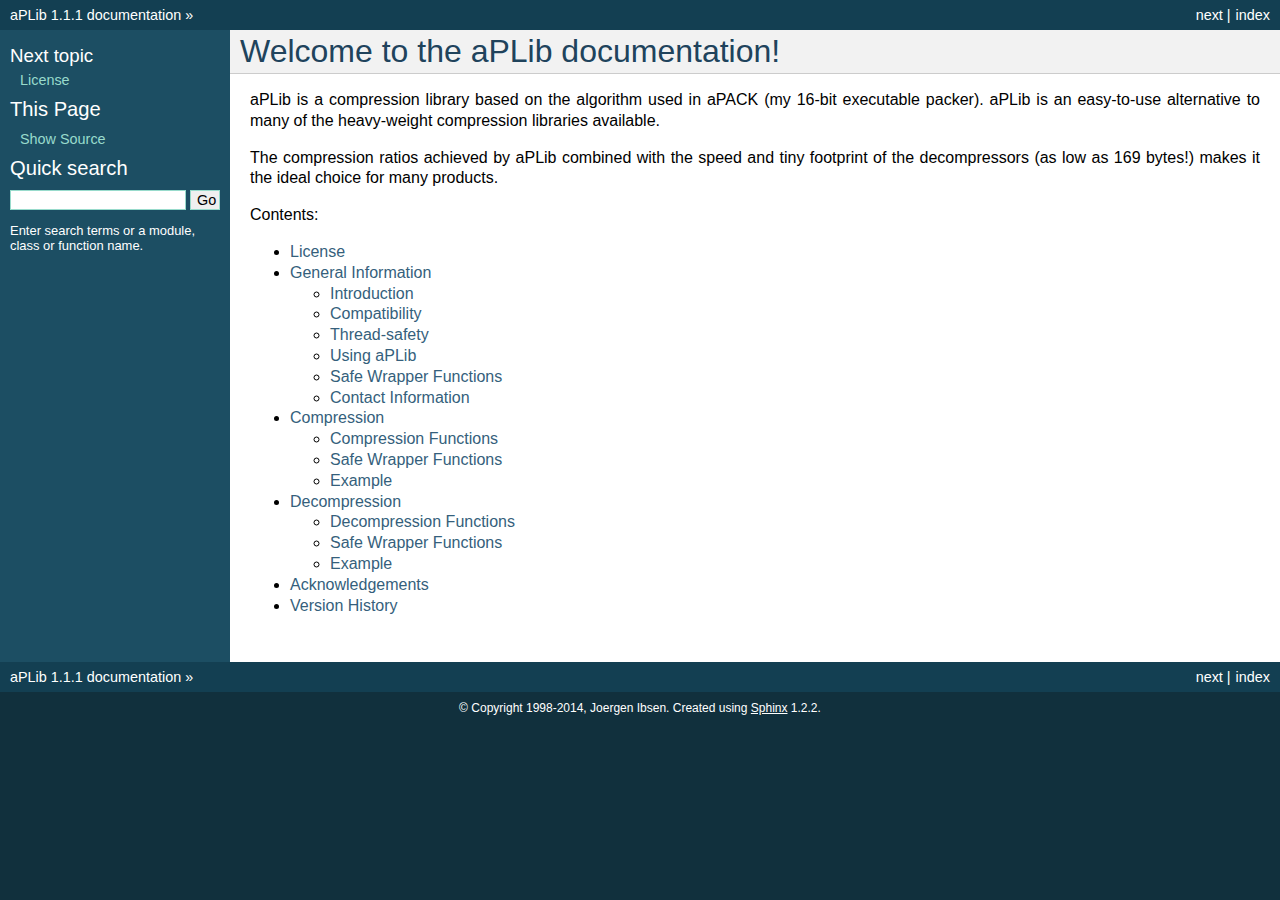
<file: aPLib/doc/html/index.html>
<!DOCTYPE html PUBLIC "-//W3C//DTD XHTML 1.0 Transitional//EN"
  "http://www.w3.org/TR/xhtml1/DTD/xhtml1-transitional.dtd">


<html xmlns="http://www.w3.org/1999/xhtml">
  <head>
    <meta http-equiv="Content-Type" content="text/html; charset=utf-8" />
    
    <title>Welcome to the aPLib documentation! &mdash; aPLib 1.1.1 documentation</title>
    
    <link rel="stylesheet" href="_static/grey.css" type="text/css" />
    <link rel="stylesheet" href="_static/pygments.css" type="text/css" />
    
    <script type="text/javascript">
      var DOCUMENTATION_OPTIONS = {
        URL_ROOT:    './',
        VERSION:     '1.1.1',
        COLLAPSE_INDEX: false,
        FILE_SUFFIX: '.html',
        HAS_SOURCE:  true
      };
    </script>
    <script type="text/javascript" src="_static/jquery.js"></script>
    <script type="text/javascript" src="_static/underscore.js"></script>
    <script type="text/javascript" src="_static/doctools.js"></script>
    <link rel="top" title="aPLib 1.1.1 documentation" href="#" />
    <link rel="next" title="License" href="license.html" /> 
  </head>
  <body>
    <div class="related">
      <h3>Navigation</h3>
      <ul>
        <li class="right" style="margin-right: 10px">
          <a href="genindex.html" title="General Index"
             accesskey="I">index</a></li>
        <li class="right" >
          <a href="license.html" title="License"
             accesskey="N">next</a> |</li>
        <li><a href="#">aPLib 1.1.1 documentation</a> &raquo;</li> 
      </ul>
    </div>  

    <div class="document">
      <div class="documentwrapper">
        <div class="bodywrapper">
          <div class="body">
            
  <div class="section" id="welcome-to-the-aplib-documentation">
<h1>Welcome to the aPLib documentation!<a class="headerlink" href="#welcome-to-the-aplib-documentation" title="Permalink to this headline">¶</a></h1>
<p>aPLib is a compression library based on the algorithm used in aPACK (my 16-bit
executable packer). aPLib is an easy-to-use alternative to many of the
heavy-weight compression libraries available.</p>
<p>The compression ratios achieved by aPLib combined with the speed and tiny
footprint of the decompressors (as low as 169 bytes!) makes it the ideal
choice for many products.</p>
<p>Contents:</p>
<div class="toctree-wrapper compound">
<ul>
<li class="toctree-l1"><a class="reference internal" href="license.html">License</a></li>
<li class="toctree-l1"><a class="reference internal" href="general.html">General Information</a><ul>
<li class="toctree-l2"><a class="reference internal" href="general.html#introduction">Introduction</a></li>
<li class="toctree-l2"><a class="reference internal" href="general.html#compatibility">Compatibility</a></li>
<li class="toctree-l2"><a class="reference internal" href="general.html#thread-safety">Thread-safety</a></li>
<li class="toctree-l2"><a class="reference internal" href="general.html#using-aplib">Using aPLib</a></li>
<li class="toctree-l2"><a class="reference internal" href="general.html#safe-wrapper-functions">Safe Wrapper Functions</a></li>
<li class="toctree-l2"><a class="reference internal" href="general.html#contact-information">Contact Information</a></li>
</ul>
</li>
<li class="toctree-l1"><a class="reference internal" href="compression.html">Compression</a><ul>
<li class="toctree-l2"><a class="reference internal" href="compression.html#compression-functions">Compression Functions</a></li>
<li class="toctree-l2"><a class="reference internal" href="compression.html#safe-wrapper-functions">Safe Wrapper Functions</a></li>
<li class="toctree-l2"><a class="reference internal" href="compression.html#example">Example</a></li>
</ul>
</li>
<li class="toctree-l1"><a class="reference internal" href="decompression.html">Decompression</a><ul>
<li class="toctree-l2"><a class="reference internal" href="decompression.html#decompression-functions">Decompression Functions</a></li>
<li class="toctree-l2"><a class="reference internal" href="decompression.html#safe-wrapper-functions">Safe Wrapper Functions</a></li>
<li class="toctree-l2"><a class="reference internal" href="decompression.html#example">Example</a></li>
</ul>
</li>
<li class="toctree-l1"><a class="reference internal" href="acknowledgements.html">Acknowledgements</a></li>
<li class="toctree-l1"><a class="reference internal" href="changes.html">Version History</a></li>
</ul>
</div>
</div>


          </div>
        </div>
      </div>
      <div class="sphinxsidebar">
        <div class="sphinxsidebarwrapper">
  <h4>Next topic</h4>
  <p class="topless"><a href="license.html"
                        title="next chapter">License</a></p>
  <h3>This Page</h3>
  <ul class="this-page-menu">
    <li><a href="_sources/index.txt"
           rel="nofollow">Show Source</a></li>
  </ul>
<div id="searchbox" style="display: none">
  <h3>Quick search</h3>
    <form class="search" action="search.html" method="get">
      <input type="text" name="q" />
      <input type="submit" value="Go" />
      <input type="hidden" name="check_keywords" value="yes" />
      <input type="hidden" name="area" value="default" />
    </form>
    <p class="searchtip" style="font-size: 90%">
    Enter search terms or a module, class or function name.
    </p>
</div>
<script type="text/javascript">$('#searchbox').show(0);</script>
        </div>
      </div>
      <div class="clearer"></div>
    </div>
    <div class="related">
      <h3>Navigation</h3>
      <ul>
        <li class="right" style="margin-right: 10px">
          <a href="genindex.html" title="General Index"
             >index</a></li>
        <li class="right" >
          <a href="license.html" title="License"
             >next</a> |</li>
        <li><a href="#">aPLib 1.1.1 documentation</a> &raquo;</li> 
      </ul>
    </div>
    <div class="footer">
        &copy; Copyright 1998-2014, Joergen Ibsen.
      Created using <a href="http://sphinx-doc.org/">Sphinx</a> 1.2.2.
    </div>
  </body>
</html>
</file>
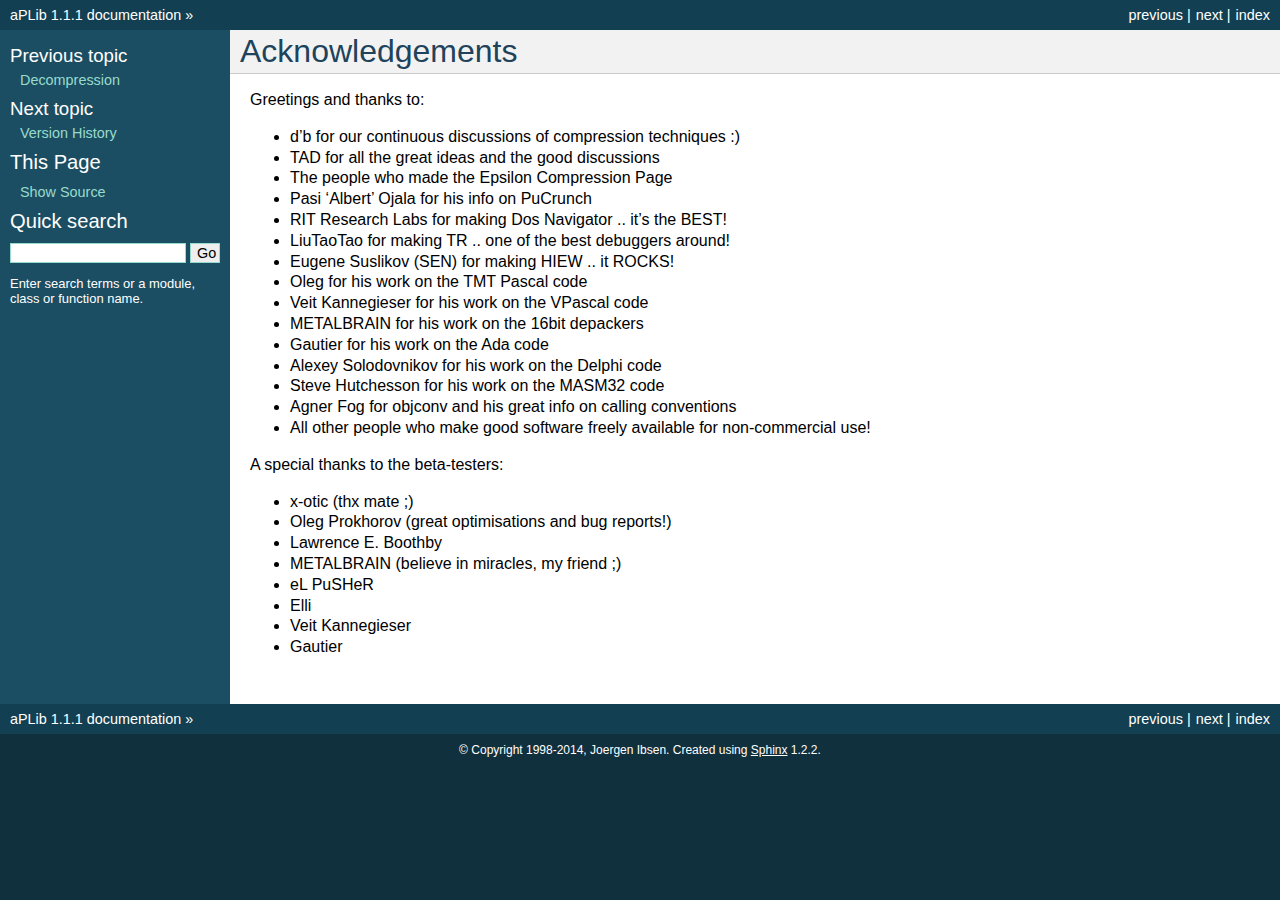
<file: aPLib/doc/html/acknowledgements.html>
<!DOCTYPE html PUBLIC "-//W3C//DTD XHTML 1.0 Transitional//EN"
  "http://www.w3.org/TR/xhtml1/DTD/xhtml1-transitional.dtd">


<html xmlns="http://www.w3.org/1999/xhtml">
  <head>
    <meta http-equiv="Content-Type" content="text/html; charset=utf-8" />
    
    <title>Acknowledgements &mdash; aPLib 1.1.1 documentation</title>
    
    <link rel="stylesheet" href="_static/grey.css" type="text/css" />
    <link rel="stylesheet" href="_static/pygments.css" type="text/css" />
    
    <script type="text/javascript">
      var DOCUMENTATION_OPTIONS = {
        URL_ROOT:    './',
        VERSION:     '1.1.1',
        COLLAPSE_INDEX: false,
        FILE_SUFFIX: '.html',
        HAS_SOURCE:  true
      };
    </script>
    <script type="text/javascript" src="_static/jquery.js"></script>
    <script type="text/javascript" src="_static/underscore.js"></script>
    <script type="text/javascript" src="_static/doctools.js"></script>
    <link rel="top" title="aPLib 1.1.1 documentation" href="index.html" />
    <link rel="next" title="Version History" href="changes.html" />
    <link rel="prev" title="Decompression" href="decompression.html" /> 
  </head>
  <body>
    <div class="related">
      <h3>Navigation</h3>
      <ul>
        <li class="right" style="margin-right: 10px">
          <a href="genindex.html" title="General Index"
             accesskey="I">index</a></li>
        <li class="right" >
          <a href="changes.html" title="Version History"
             accesskey="N">next</a> |</li>
        <li class="right" >
          <a href="decompression.html" title="Decompression"
             accesskey="P">previous</a> |</li>
        <li><a href="index.html">aPLib 1.1.1 documentation</a> &raquo;</li> 
      </ul>
    </div>  

    <div class="document">
      <div class="documentwrapper">
        <div class="bodywrapper">
          <div class="body">
            
  <div class="section" id="acknowledgements">
<h1>Acknowledgements<a class="headerlink" href="#acknowledgements" title="Permalink to this headline">¶</a></h1>
<p>Greetings and thanks to:</p>
<ul class="simple">
<li>d&#8217;b for our continuous discussions of compression techniques :)</li>
<li>TAD for all the great ideas and the good discussions</li>
<li>The people who made the Epsilon Compression Page</li>
<li>Pasi &#8216;Albert&#8217; Ojala for his info on PuCrunch</li>
<li>RIT Research Labs for making Dos Navigator .. it&#8217;s the BEST!</li>
<li>LiuTaoTao for making TR .. one of the best debuggers around!</li>
<li>Eugene Suslikov (SEN) for making HIEW .. it ROCKS!</li>
<li>Oleg for his work on the TMT Pascal code</li>
<li>Veit Kannegieser for his work on the VPascal code</li>
<li>METALBRAIN for his work on the 16bit depackers</li>
<li>Gautier for his work on the Ada code</li>
<li>Alexey Solodovnikov for his work on the Delphi code</li>
<li>Steve Hutchesson for his work on the MASM32 code</li>
<li>Agner Fog for objconv and his great info on calling conventions</li>
<li>All other people who make good software freely available for non-commercial
use!</li>
</ul>
<p>A special thanks to the beta-testers:</p>
<ul class="simple">
<li>x-otic (thx mate ;)</li>
<li>Oleg Prokhorov (great optimisations and bug reports!)</li>
<li>Lawrence E. Boothby</li>
<li>METALBRAIN (believe in miracles, my friend ;)</li>
<li>eL PuSHeR</li>
<li>Elli</li>
<li>Veit Kannegieser</li>
<li>Gautier</li>
</ul>
</div>


          </div>
        </div>
      </div>
      <div class="sphinxsidebar">
        <div class="sphinxsidebarwrapper">
  <h4>Previous topic</h4>
  <p class="topless"><a href="decompression.html"
                        title="previous chapter">Decompression</a></p>
  <h4>Next topic</h4>
  <p class="topless"><a href="changes.html"
                        title="next chapter">Version History</a></p>
  <h3>This Page</h3>
  <ul class="this-page-menu">
    <li><a href="_sources/acknowledgements.txt"
           rel="nofollow">Show Source</a></li>
  </ul>
<div id="searchbox" style="display: none">
  <h3>Quick search</h3>
    <form class="search" action="search.html" method="get">
      <input type="text" name="q" />
      <input type="submit" value="Go" />
      <input type="hidden" name="check_keywords" value="yes" />
      <input type="hidden" name="area" value="default" />
    </form>
    <p class="searchtip" style="font-size: 90%">
    Enter search terms or a module, class or function name.
    </p>
</div>
<script type="text/javascript">$('#searchbox').show(0);</script>
        </div>
      </div>
      <div class="clearer"></div>
    </div>
    <div class="related">
      <h3>Navigation</h3>
      <ul>
        <li class="right" style="margin-right: 10px">
          <a href="genindex.html" title="General Index"
             >index</a></li>
        <li class="right" >
          <a href="changes.html" title="Version History"
             >next</a> |</li>
        <li class="right" >
          <a href="decompression.html" title="Decompression"
             >previous</a> |</li>
        <li><a href="index.html">aPLib 1.1.1 documentation</a> &raquo;</li> 
      </ul>
    </div>
    <div class="footer">
        &copy; Copyright 1998-2014, Joergen Ibsen.
      Created using <a href="http://sphinx-doc.org/">Sphinx</a> 1.2.2.
    </div>
  </body>
</html>
</file>
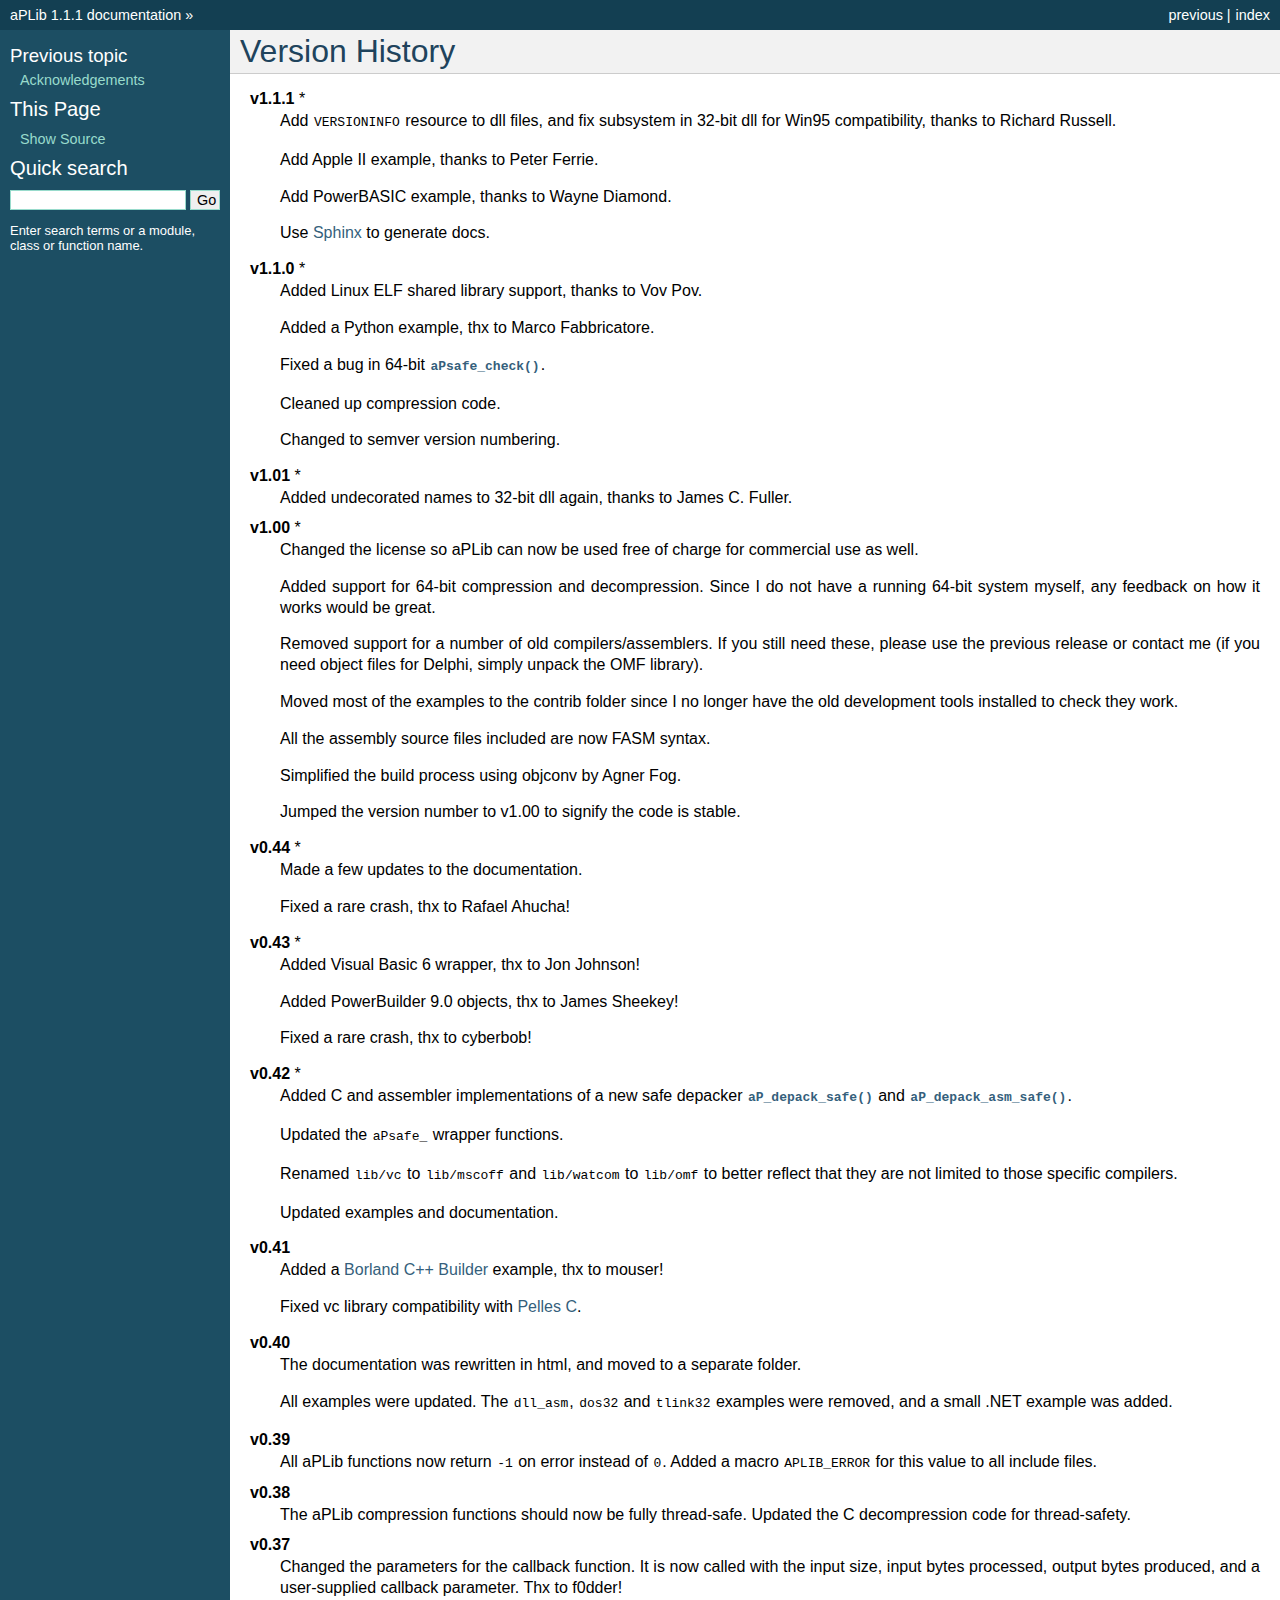
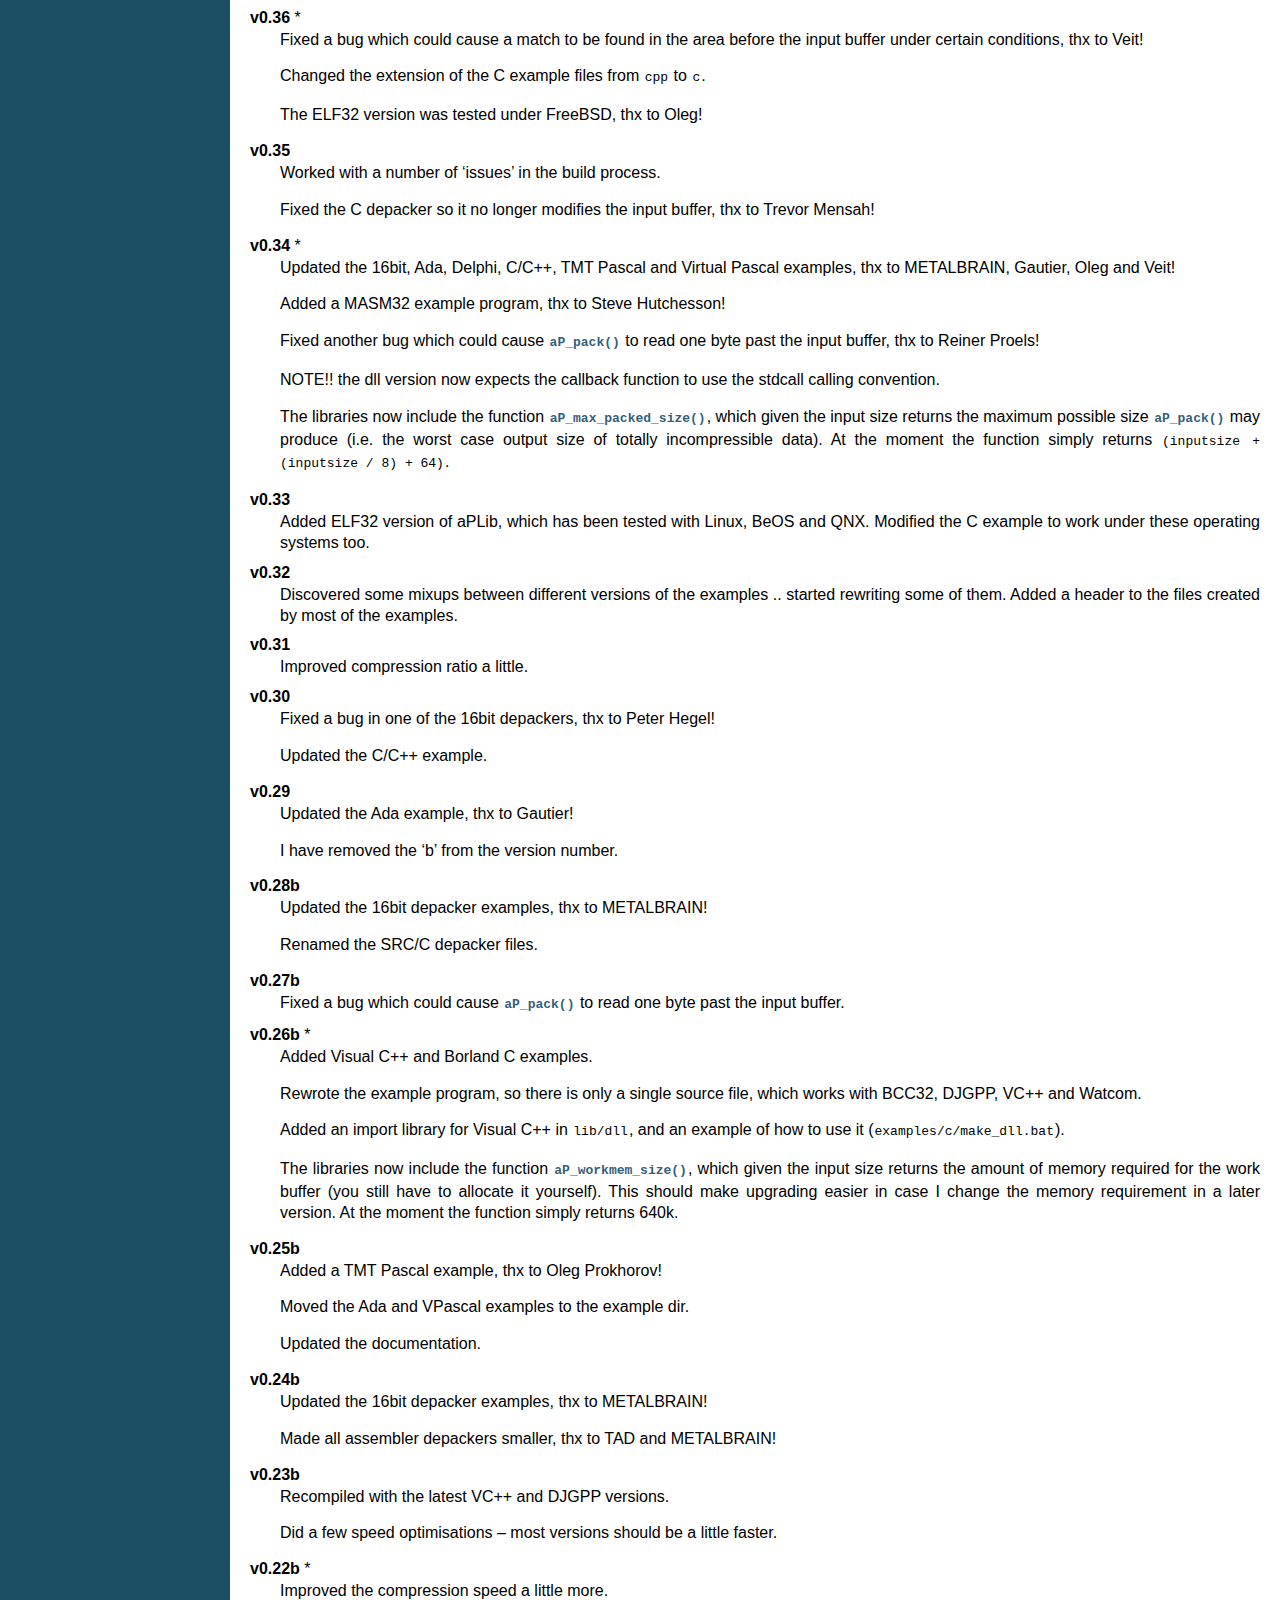
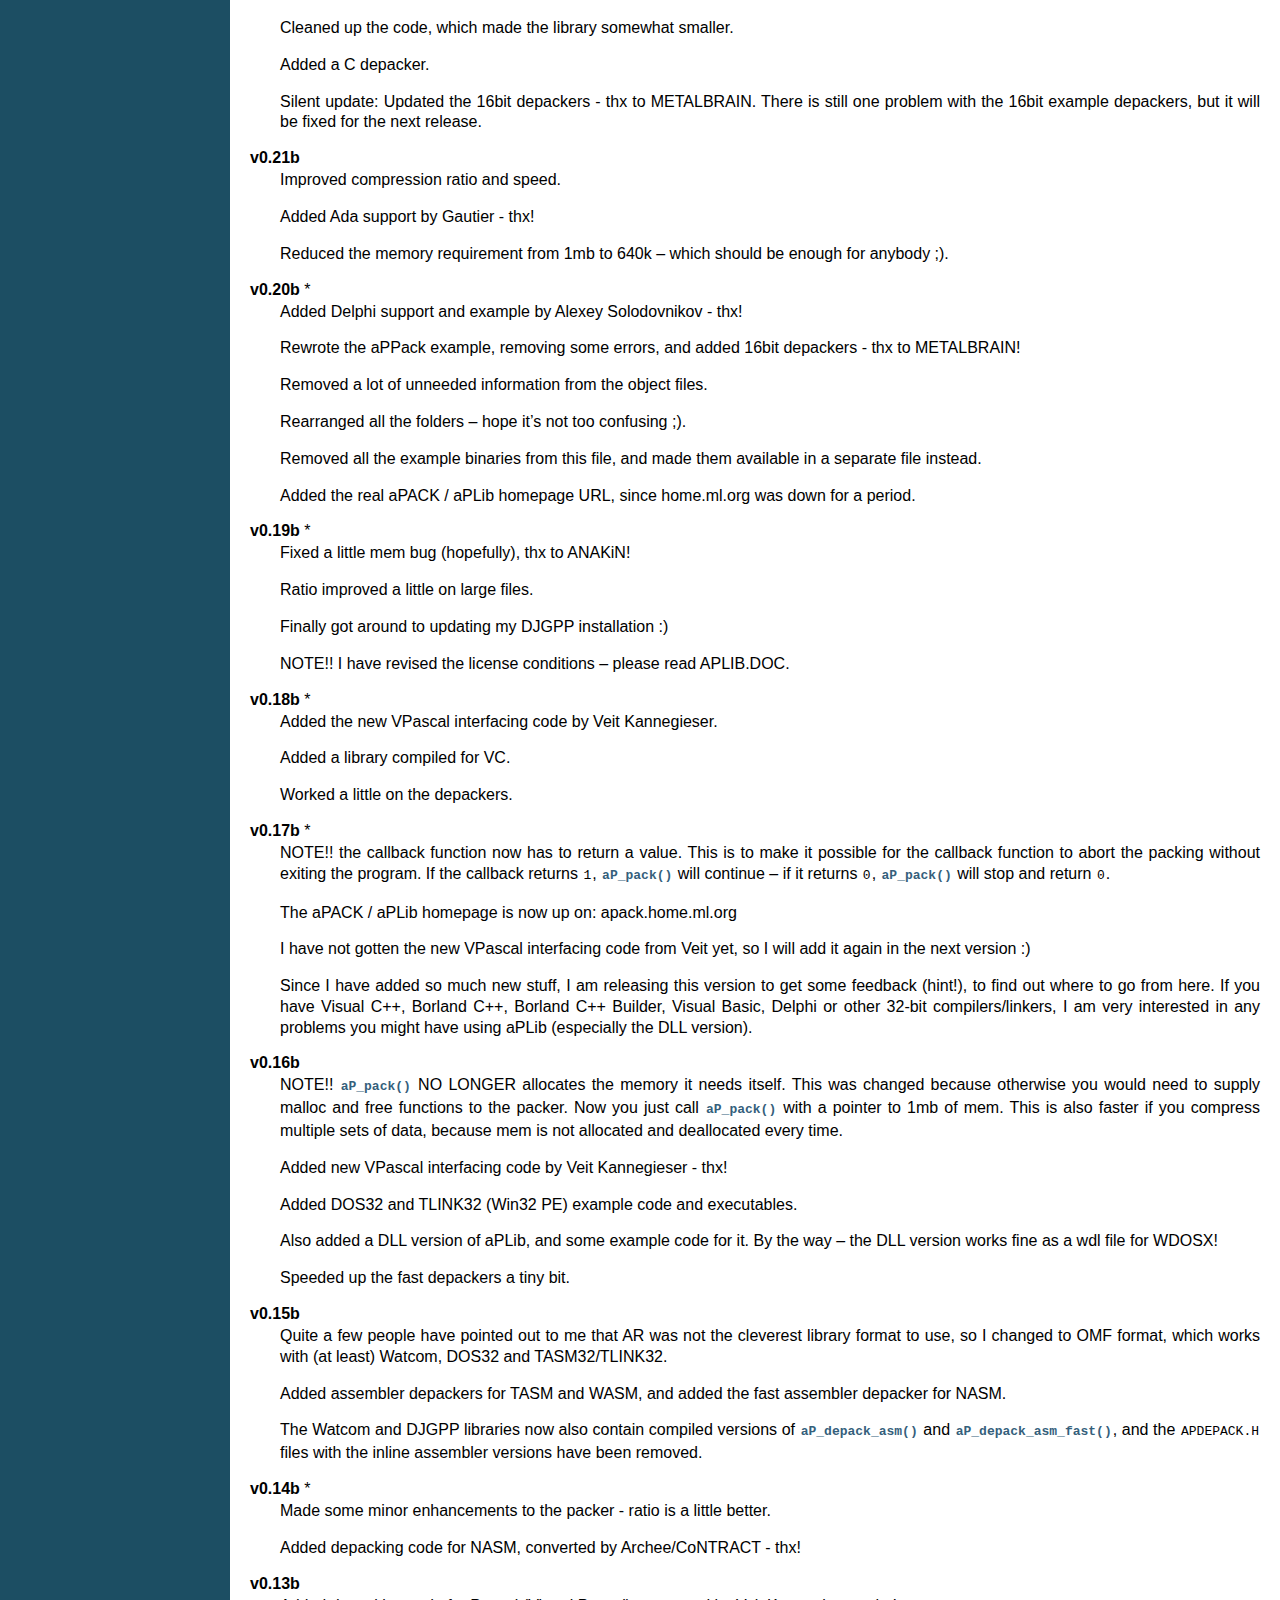
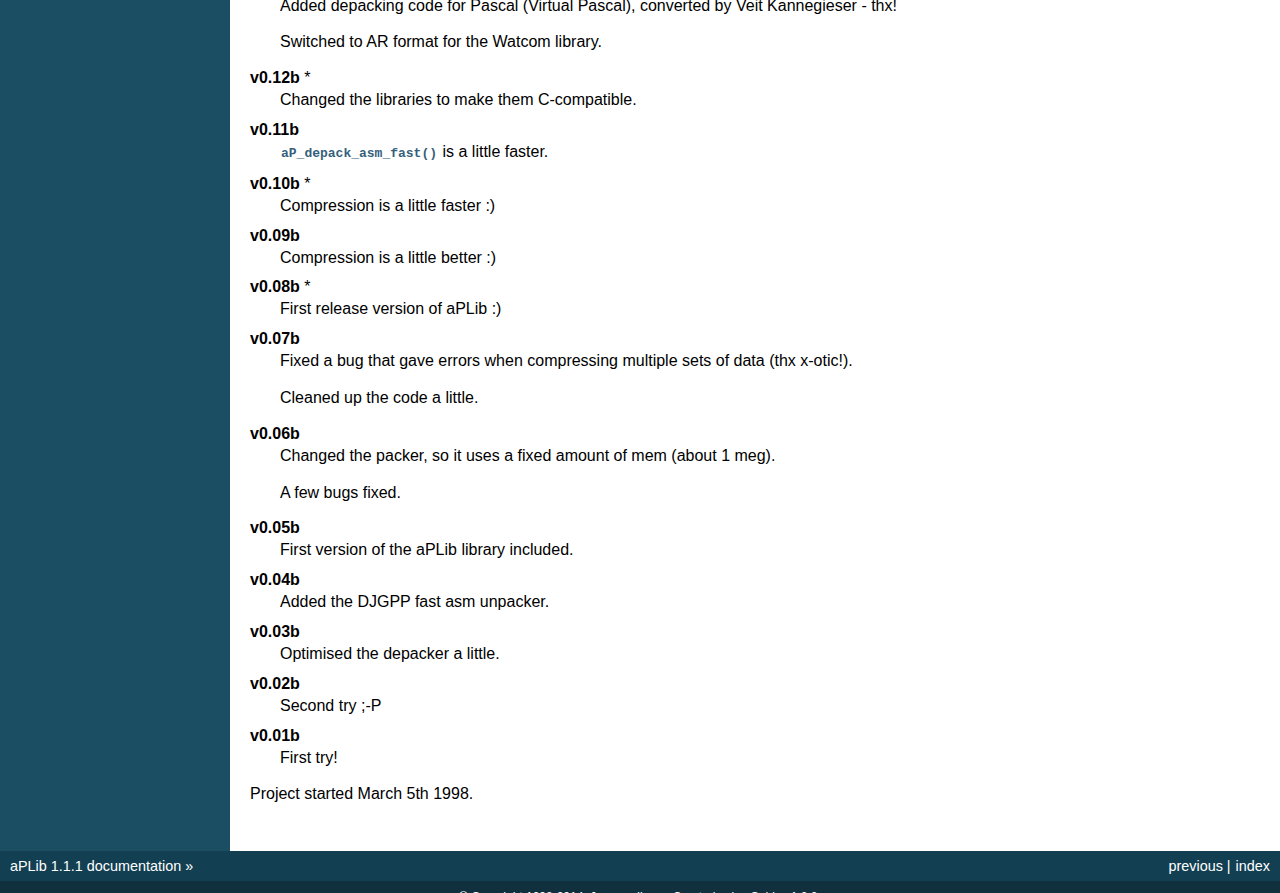
<file: aPLib/doc/html/changes.html>
<!DOCTYPE html PUBLIC "-//W3C//DTD XHTML 1.0 Transitional//EN"
  "http://www.w3.org/TR/xhtml1/DTD/xhtml1-transitional.dtd">


<html xmlns="http://www.w3.org/1999/xhtml">
  <head>
    <meta http-equiv="Content-Type" content="text/html; charset=utf-8" />
    
    <title>Version History &mdash; aPLib 1.1.1 documentation</title>
    
    <link rel="stylesheet" href="_static/grey.css" type="text/css" />
    <link rel="stylesheet" href="_static/pygments.css" type="text/css" />
    
    <script type="text/javascript">
      var DOCUMENTATION_OPTIONS = {
        URL_ROOT:    './',
        VERSION:     '1.1.1',
        COLLAPSE_INDEX: false,
        FILE_SUFFIX: '.html',
        HAS_SOURCE:  true
      };
    </script>
    <script type="text/javascript" src="_static/jquery.js"></script>
    <script type="text/javascript" src="_static/underscore.js"></script>
    <script type="text/javascript" src="_static/doctools.js"></script>
    <link rel="top" title="aPLib 1.1.1 documentation" href="index.html" />
    <link rel="prev" title="Acknowledgements" href="acknowledgements.html" /> 
  </head>
  <body>
    <div class="related">
      <h3>Navigation</h3>
      <ul>
        <li class="right" style="margin-right: 10px">
          <a href="genindex.html" title="General Index"
             accesskey="I">index</a></li>
        <li class="right" >
          <a href="acknowledgements.html" title="Acknowledgements"
             accesskey="P">previous</a> |</li>
        <li><a href="index.html">aPLib 1.1.1 documentation</a> &raquo;</li> 
      </ul>
    </div>  

    <div class="document">
      <div class="documentwrapper">
        <div class="bodywrapper">
          <div class="body">
            
  <div class="section" id="version-history">
<h1>Version History<a class="headerlink" href="#version-history" title="Permalink to this headline">¶</a></h1>
<dl class="docutils">
<dt><strong>v1.1.1</strong> *</dt>
<dd><p class="first">Add <tt class="docutils literal"><span class="pre">VERSIONINFO</span></tt> resource to dll files, and fix subsystem in 32-bit dll
for Win95 compatibility, thanks to Richard Russell.</p>
<p>Add Apple II example, thanks to Peter Ferrie.</p>
<p>Add PowerBASIC example, thanks to Wayne Diamond.</p>
<p class="last">Use <a class="reference external" href="http://sphinx-doc.org/">Sphinx</a> to generate docs.</p>
</dd>
<dt><strong>v1.1.0</strong> *</dt>
<dd><p class="first">Added Linux ELF shared library support, thanks to Vov Pov.</p>
<p>Added a Python example, thx to Marco Fabbricatore.</p>
<p>Fixed a bug in 64-bit <a class="reference internal" href="decompression.html#c.aPsafe_check" title="aPsafe_check"><tt class="xref c c-func docutils literal"><span class="pre">aPsafe_check()</span></tt></a>.</p>
<p>Cleaned up compression code.</p>
<p class="last">Changed to semver version numbering.</p>
</dd>
<dt><strong>v1.01</strong> *</dt>
<dd>Added undecorated names to 32-bit dll again, thanks to James C. Fuller.</dd>
<dt><strong>v1.00</strong> *</dt>
<dd><p class="first">Changed the license so aPLib can now be used free of charge for commercial
use as well.</p>
<p>Added support for 64-bit compression and decompression. Since I do not
have a running 64-bit system myself, any feedback on how it works would
be great.</p>
<p>Removed support for a number of old compilers/assemblers. If you still
need these, please use the previous release or contact me (if you need
object files for Delphi, simply unpack the OMF library).</p>
<p>Moved most of the examples to the contrib folder since I no longer have
the old development tools installed to check they work.</p>
<p>All the assembly source files included are now FASM syntax.</p>
<p>Simplified the build process using objconv by Agner Fog.</p>
<p class="last">Jumped the version number to v1.00 to signify the code is stable.</p>
</dd>
<dt><strong>v0.44</strong> *</dt>
<dd><p class="first">Made a few updates to the documentation.</p>
<p class="last">Fixed a rare crash, thx to Rafael Ahucha!</p>
</dd>
<dt><strong>v0.43</strong> *</dt>
<dd><p class="first">Added Visual Basic 6 wrapper, thx to Jon Johnson!</p>
<p>Added PowerBuilder 9.0 objects, thx to James Sheekey!</p>
<p class="last">Fixed a rare crash, thx to cyberbob!</p>
</dd>
<dt><strong>v0.42</strong> *</dt>
<dd><p class="first">Added C and assembler implementations of a new safe depacker
<a class="reference internal" href="decompression.html#c.aP_depack_safe" title="aP_depack_safe"><tt class="xref c c-func docutils literal"><span class="pre">aP_depack_safe()</span></tt></a> and <a class="reference internal" href="decompression.html#c.aP_depack_asm_safe" title="aP_depack_asm_safe"><tt class="xref c c-func docutils literal"><span class="pre">aP_depack_asm_safe()</span></tt></a>.</p>
<p>Updated the <tt class="docutils literal"><span class="pre">aPsafe_</span></tt> wrapper functions.</p>
<p>Renamed <tt class="docutils literal"><span class="pre">lib/vc</span></tt> to <tt class="docutils literal"><span class="pre">lib/mscoff</span></tt> and <tt class="docutils literal"><span class="pre">lib/watcom</span></tt> to <tt class="docutils literal"><span class="pre">lib/omf</span></tt> to
better reflect that they are not limited to those specific compilers.</p>
<p class="last">Updated examples and documentation.</p>
</dd>
<dt><strong>v0.41</strong></dt>
<dd><p class="first">Added a <a class="reference external" href="http://www.borland.com/">Borland C++ Builder</a> example, thx to
mouser!</p>
<p class="last">Fixed vc library compatibility with
<a class="reference external" href="http://www.smorgasbordet.com/pellesc/">Pelles C</a>.</p>
</dd>
<dt><strong>v0.40</strong></dt>
<dd><p class="first">The documentation was rewritten in html, and moved to a separate folder.</p>
<p class="last">All examples were updated. The <tt class="docutils literal"><span class="pre">dll_asm</span></tt>, <tt class="docutils literal"><span class="pre">dos32</span></tt> and <tt class="docutils literal"><span class="pre">tlink32</span></tt>
examples were removed, and a small .NET example was added.</p>
</dd>
<dt><strong>v0.39</strong></dt>
<dd>All aPLib functions now return <tt class="docutils literal"><span class="pre">-1</span></tt> on error instead of <tt class="docutils literal"><span class="pre">0</span></tt>. Added a
macro <tt class="docutils literal"><span class="pre">APLIB_ERROR</span></tt> for this value to all include files.</dd>
<dt><strong>v0.38</strong></dt>
<dd>The aPLib compression functions should now be fully thread-safe. Updated
the C decompression code for thread-safety.</dd>
<dt><strong>v0.37</strong></dt>
<dd>Changed the parameters for the callback function. It is now called with
the input size, input bytes processed, output bytes produced, and a
user-supplied callback parameter. Thx to f0dder!</dd>
<dt><strong>v0.36</strong> *</dt>
<dd><p class="first">Fixed a bug which could cause a match to be found in the area before the
input buffer under certain conditions, thx to Veit!</p>
<p>Changed the extension of the C example files from <tt class="docutils literal"><span class="pre">cpp</span></tt> to <tt class="docutils literal"><span class="pre">c</span></tt>.</p>
<p class="last">The ELF32 version was tested under FreeBSD, thx to Oleg!</p>
</dd>
<dt><strong>v0.35</strong></dt>
<dd><p class="first">Worked with a number of &#8216;issues&#8217; in the build process.</p>
<p class="last">Fixed the C depacker so it no longer modifies the input buffer, thx to
Trevor Mensah!</p>
</dd>
<dt><strong>v0.34</strong> *</dt>
<dd><p class="first">Updated the 16bit, Ada, Delphi, C/C++, TMT Pascal and Virtual Pascal
examples, thx to METALBRAIN, Gautier, Oleg and Veit!</p>
<p>Added a MASM32 example program, thx to Steve Hutchesson!</p>
<p>Fixed another bug which could cause <a class="reference internal" href="compression.html#c.aP_pack" title="aP_pack"><tt class="xref c c-func docutils literal"><span class="pre">aP_pack()</span></tt></a> to read one byte
past the input buffer, thx to Reiner Proels!</p>
<p>NOTE!! the dll version now expects the callback function to use the
stdcall calling convention.</p>
<p class="last">The libraries now include the function <a class="reference internal" href="compression.html#c.aP_max_packed_size" title="aP_max_packed_size"><tt class="xref c c-func docutils literal"><span class="pre">aP_max_packed_size()</span></tt></a>,
which given the input size returns the maximum possible size
<a class="reference internal" href="compression.html#c.aP_pack" title="aP_pack"><tt class="xref c c-func docutils literal"><span class="pre">aP_pack()</span></tt></a> may produce (i.e. the worst case output size of
totally incompressible data). At the moment the function simply returns
<tt class="docutils literal"><span class="pre">(inputsize</span> <span class="pre">+</span> <span class="pre">(inputsize</span> <span class="pre">/</span> <span class="pre">8)</span> <span class="pre">+</span> <span class="pre">64)</span></tt>.</p>
</dd>
<dt><strong>v0.33</strong></dt>
<dd>Added ELF32 version of aPLib, which has been tested with Linux, BeOS and
QNX. Modified the C example to work under these operating systems too.</dd>
<dt><strong>v0.32</strong></dt>
<dd>Discovered some mixups between different versions of the examples ..
started rewriting some of them. Added a header to the files created by
most of the examples.</dd>
<dt><strong>v0.31</strong></dt>
<dd>Improved compression ratio a little.</dd>
<dt><strong>v0.30</strong></dt>
<dd><p class="first">Fixed a bug in one of the 16bit depackers, thx to Peter Hegel!</p>
<p class="last">Updated the C/C++ example.</p>
</dd>
<dt><strong>v0.29</strong></dt>
<dd><p class="first">Updated the Ada example, thx to Gautier!</p>
<p class="last">I have removed the &#8216;b&#8217; from the version number.</p>
</dd>
<dt><strong>v0.28b</strong></dt>
<dd><p class="first">Updated the 16bit depacker examples, thx to METALBRAIN!</p>
<p class="last">Renamed the SRC/C depacker files.</p>
</dd>
<dt><strong>v0.27b</strong></dt>
<dd>Fixed a bug which could cause <a class="reference internal" href="compression.html#c.aP_pack" title="aP_pack"><tt class="xref c c-func docutils literal"><span class="pre">aP_pack()</span></tt></a> to read one byte past
the input buffer.</dd>
<dt><strong>v0.26b</strong> *</dt>
<dd><p class="first">Added Visual C++ and Borland C examples.</p>
<p>Rewrote the example program, so there is only a single source file, which
works with BCC32, DJGPP, VC++ and Watcom.</p>
<p>Added an import library for Visual C++ in <tt class="docutils literal"><span class="pre">lib/dll</span></tt>, and an example of
how to use it (<tt class="docutils literal"><span class="pre">examples/c/make_dll.bat</span></tt>).</p>
<p class="last">The libraries now include the function <a class="reference internal" href="compression.html#c.aP_workmem_size" title="aP_workmem_size"><tt class="xref c c-func docutils literal"><span class="pre">aP_workmem_size()</span></tt></a>, which
given the input size returns the amount of memory required for the work
buffer (you still have to allocate it yourself). This should make
upgrading easier in case I change the memory requirement in a later
version. At the moment the function simply returns 640k.</p>
</dd>
<dt><strong>v0.25b</strong></dt>
<dd><p class="first">Added a TMT Pascal example, thx to Oleg Prokhorov!</p>
<p>Moved the Ada and VPascal examples to the example dir.</p>
<p class="last">Updated the documentation.</p>
</dd>
<dt><strong>v0.24b</strong></dt>
<dd><p class="first">Updated the 16bit depacker examples, thx to METALBRAIN!</p>
<p class="last">Made all assembler depackers smaller, thx to TAD and METALBRAIN!</p>
</dd>
<dt><strong>v0.23b</strong></dt>
<dd><p class="first">Recompiled with the latest VC++ and DJGPP versions.</p>
<p class="last">Did a few speed optimisations &#8211; most versions should be a little faster.</p>
</dd>
<dt><strong>v0.22b</strong> *</dt>
<dd><p class="first">Improved the compression speed a little more.</p>
<p>Cleaned up the code, which made the library somewhat smaller.</p>
<p>Added a C depacker.</p>
<p class="last">Silent update: Updated the 16bit depackers - thx to METALBRAIN. There is
still one problem with the 16bit example depackers, but it will be fixed
for the next release.</p>
</dd>
<dt><strong>v0.21b</strong></dt>
<dd><p class="first">Improved compression ratio and speed.</p>
<p>Added Ada support by Gautier - thx!</p>
<p class="last">Reduced the memory requirement from 1mb to 640k &#8211; which should be enough
for anybody ;).</p>
</dd>
<dt><strong>v0.20b</strong> *</dt>
<dd><p class="first">Added Delphi support and example by Alexey Solodovnikov - thx!</p>
<p>Rewrote the aPPack example, removing some errors, and added 16bit
depackers - thx to METALBRAIN!</p>
<p>Removed a lot of unneeded information from the object files.</p>
<p>Rearranged all the folders &#8211; hope it&#8217;s not too confusing ;).</p>
<p>Removed all the example binaries from this file, and made them available
in a separate file instead.</p>
<p class="last">Added the real aPACK / aPLib homepage URL, since home.ml.org was down for
a period.</p>
</dd>
<dt><strong>v0.19b</strong> *</dt>
<dd><p class="first">Fixed a little mem bug (hopefully), thx to ANAKiN!</p>
<p>Ratio improved a little on large files.</p>
<p>Finally got around to updating my DJGPP installation :)</p>
<p class="last">NOTE!! I have revised the license conditions &#8211; please read APLIB.DOC.</p>
</dd>
<dt><strong>v0.18b</strong> *</dt>
<dd><p class="first">Added the new VPascal interfacing code by Veit Kannegieser.</p>
<p>Added a library compiled for VC.</p>
<p class="last">Worked a little on the depackers.</p>
</dd>
<dt><strong>v0.17b</strong> *</dt>
<dd><p class="first">NOTE!! the callback function now has to return a value. This is to make it
possible for the callback function to abort the packing without exiting
the program. If the callback returns <tt class="docutils literal"><span class="pre">1</span></tt>, <a class="reference internal" href="compression.html#c.aP_pack" title="aP_pack"><tt class="xref c c-func docutils literal"><span class="pre">aP_pack()</span></tt></a> will
continue &#8211; if it returns <tt class="docutils literal"><span class="pre">0</span></tt>, <a class="reference internal" href="compression.html#c.aP_pack" title="aP_pack"><tt class="xref c c-func docutils literal"><span class="pre">aP_pack()</span></tt></a> will stop and return
<tt class="docutils literal"><span class="pre">0</span></tt>.</p>
<p>The aPACK / aPLib homepage is now up on: apack.home.ml.org</p>
<p>I have not gotten the new VPascal interfacing code from Veit yet, so I
will add it again in the next version :)</p>
<p class="last">Since I have added so much new stuff, I am releasing this version to get
some feedback (hint!), to find out where to go from here. If you have
Visual C++, Borland C++, Borland C++ Builder, Visual Basic, Delphi or
other 32-bit compilers/linkers, I am very interested in any problems you
might have using aPLib (especially the DLL version).</p>
</dd>
<dt><strong>v0.16b</strong></dt>
<dd><p class="first">NOTE!! <a class="reference internal" href="compression.html#c.aP_pack" title="aP_pack"><tt class="xref c c-func docutils literal"><span class="pre">aP_pack()</span></tt></a> NO LONGER allocates the memory it needs itself.
This was changed because otherwise you would need to supply malloc and
free functions to the packer. Now you just call <a class="reference internal" href="compression.html#c.aP_pack" title="aP_pack"><tt class="xref c c-func docutils literal"><span class="pre">aP_pack()</span></tt></a> with a
pointer to 1mb of mem. This is also faster if you compress multiple sets
of data, because mem is not allocated and deallocated every time.</p>
<p>Added new VPascal interfacing code by Veit Kannegieser - thx!</p>
<p>Added DOS32 and TLINK32 (Win32 PE) example code and executables.</p>
<p>Also added a DLL version of aPLib, and some example code for it. By the
way &#8211; the DLL version works fine as a wdl file for WDOSX!</p>
<p class="last">Speeded up the fast depackers a tiny bit.</p>
</dd>
<dt><strong>v0.15b</strong></dt>
<dd><p class="first">Quite a few people have pointed out to me that AR was not the cleverest
library format to use, so I changed to OMF format, which works with (at
least) Watcom, DOS32 and TASM32/TLINK32.</p>
<p>Added assembler depackers for TASM and WASM, and added the fast assembler
depacker for NASM.</p>
<p class="last">The Watcom and DJGPP libraries now also contain compiled versions of
<a class="reference internal" href="decompression.html#c.aP_depack_asm" title="aP_depack_asm"><tt class="xref c c-func docutils literal"><span class="pre">aP_depack_asm()</span></tt></a> and <a class="reference internal" href="decompression.html#c.aP_depack_asm_fast" title="aP_depack_asm_fast"><tt class="xref c c-func docutils literal"><span class="pre">aP_depack_asm_fast()</span></tt></a>, and the
<tt class="docutils literal"><span class="pre">APDEPACK.H</span></tt> files with the inline assembler versions have been removed.</p>
</dd>
<dt><strong>v0.14b</strong> *</dt>
<dd><p class="first">Made some minor enhancements to the packer - ratio is a little better.</p>
<p class="last">Added depacking code for NASM, converted by Archee/CoNTRACT - thx!</p>
</dd>
<dt><strong>v0.13b</strong></dt>
<dd><p class="first">Added depacking code for Pascal (Virtual Pascal), converted by Veit
Kannegieser - thx!</p>
<p class="last">Switched to AR format for the Watcom library.</p>
</dd>
<dt><strong>v0.12b</strong> *</dt>
<dd>Changed the libraries to make them C-compatible.</dd>
<dt><strong>v0.11b</strong></dt>
<dd><a class="reference internal" href="decompression.html#c.aP_depack_asm_fast" title="aP_depack_asm_fast"><tt class="xref c c-func docutils literal"><span class="pre">aP_depack_asm_fast()</span></tt></a> is a little faster.</dd>
<dt><strong>v0.10b</strong> *</dt>
<dd>Compression is a little faster :)</dd>
<dt><strong>v0.09b</strong></dt>
<dd>Compression is a little better :)</dd>
<dt><strong>v0.08b</strong> *</dt>
<dd>First release version of aPLib :)</dd>
<dt><strong>v0.07b</strong></dt>
<dd><p class="first">Fixed a bug that gave errors when compressing multiple sets of data (thx
x-otic!).</p>
<p class="last">Cleaned up the code a little.</p>
</dd>
<dt><strong>v0.06b</strong></dt>
<dd><p class="first">Changed the packer, so it uses a fixed amount of mem (about 1 meg).</p>
<p class="last">A few bugs fixed.</p>
</dd>
<dt><strong>v0.05b</strong></dt>
<dd>First version of the aPLib library included.</dd>
<dt><strong>v0.04b</strong></dt>
<dd>Added the DJGPP fast asm unpacker.</dd>
<dt><strong>v0.03b</strong></dt>
<dd>Optimised the depacker a little.</dd>
<dt><strong>v0.02b</strong></dt>
<dd>Second try ;-P</dd>
<dt><strong>v0.01b</strong></dt>
<dd>First try!</dd>
</dl>
<p>Project started March 5th 1998.</p>
</div>


          </div>
        </div>
      </div>
      <div class="sphinxsidebar">
        <div class="sphinxsidebarwrapper">
  <h4>Previous topic</h4>
  <p class="topless"><a href="acknowledgements.html"
                        title="previous chapter">Acknowledgements</a></p>
  <h3>This Page</h3>
  <ul class="this-page-menu">
    <li><a href="_sources/changes.txt"
           rel="nofollow">Show Source</a></li>
  </ul>
<div id="searchbox" style="display: none">
  <h3>Quick search</h3>
    <form class="search" action="search.html" method="get">
      <input type="text" name="q" />
      <input type="submit" value="Go" />
      <input type="hidden" name="check_keywords" value="yes" />
      <input type="hidden" name="area" value="default" />
    </form>
    <p class="searchtip" style="font-size: 90%">
    Enter search terms or a module, class or function name.
    </p>
</div>
<script type="text/javascript">$('#searchbox').show(0);</script>
        </div>
      </div>
      <div class="clearer"></div>
    </div>
    <div class="related">
      <h3>Navigation</h3>
      <ul>
        <li class="right" style="margin-right: 10px">
          <a href="genindex.html" title="General Index"
             >index</a></li>
        <li class="right" >
          <a href="acknowledgements.html" title="Acknowledgements"
             >previous</a> |</li>
        <li><a href="index.html">aPLib 1.1.1 documentation</a> &raquo;</li> 
      </ul>
    </div>
    <div class="footer">
        &copy; Copyright 1998-2014, Joergen Ibsen.
      Created using <a href="http://sphinx-doc.org/">Sphinx</a> 1.2.2.
    </div>
  </body>
</html>
</file>
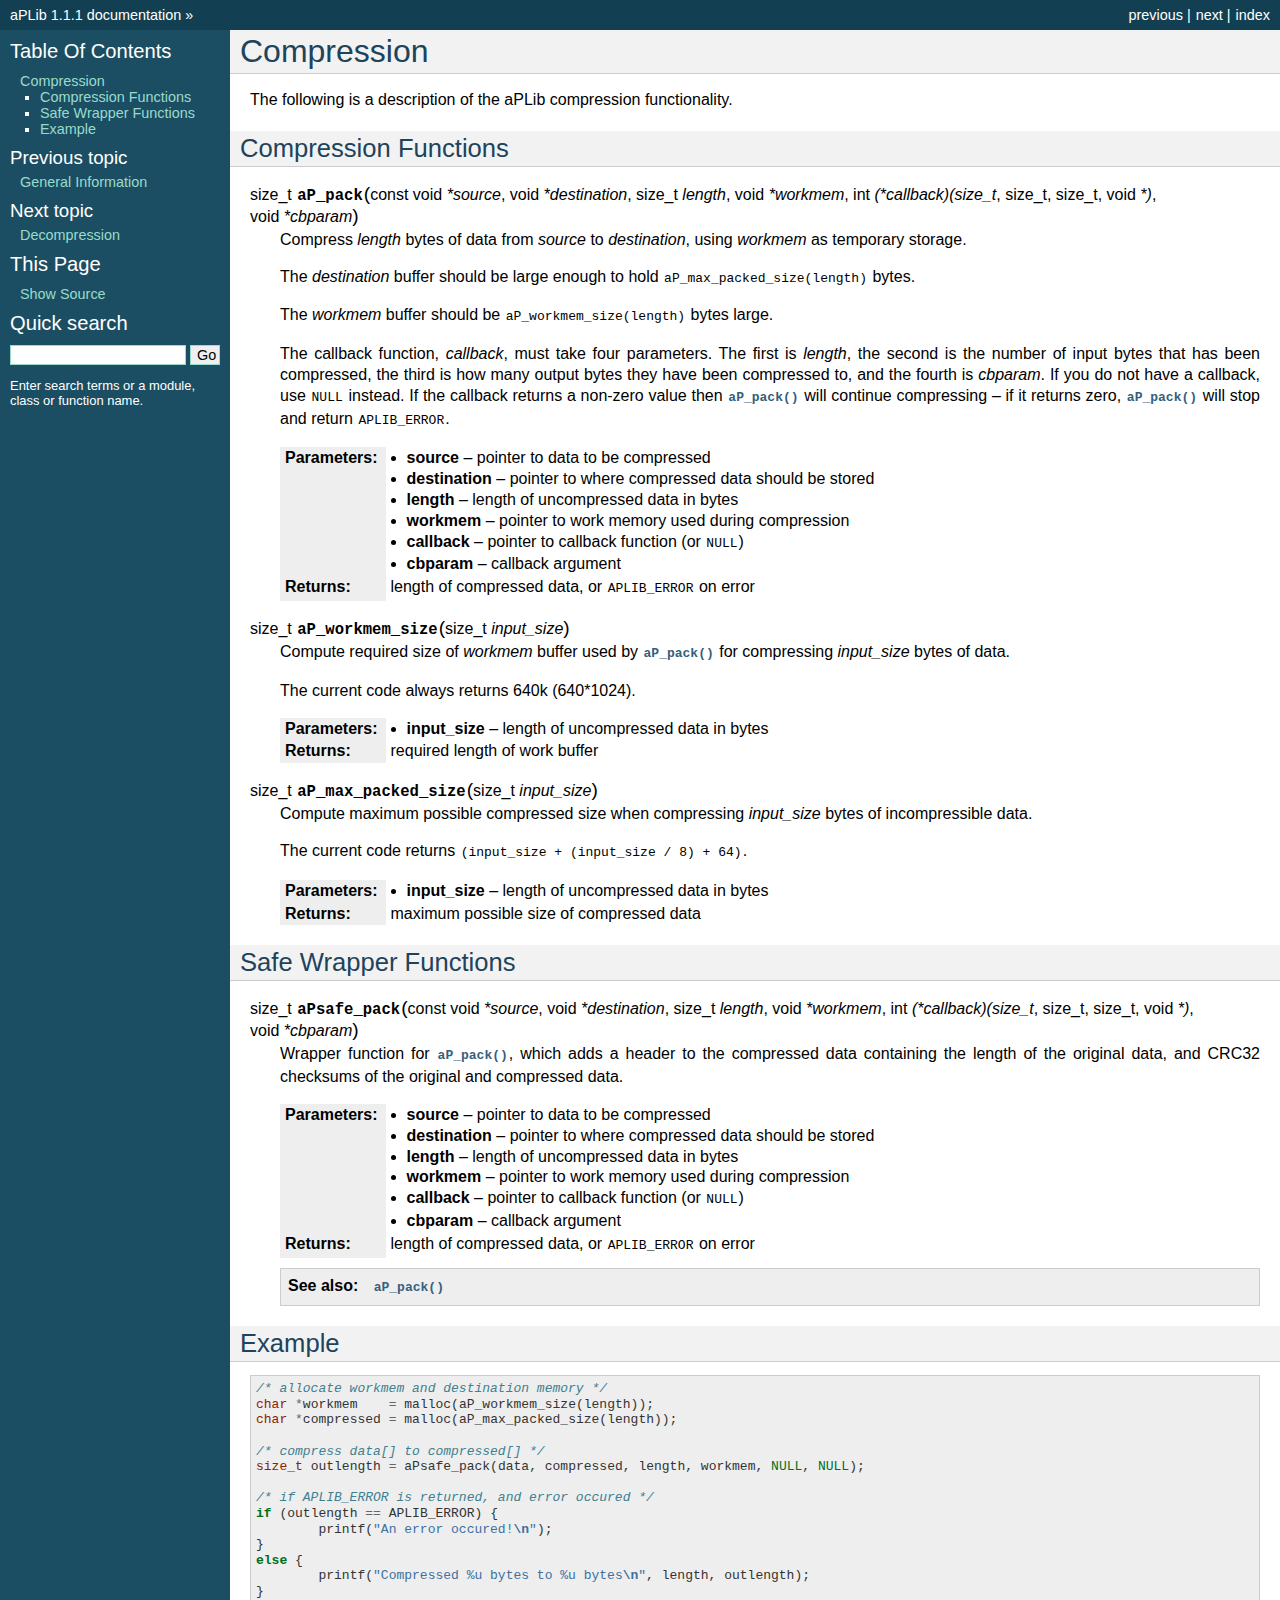
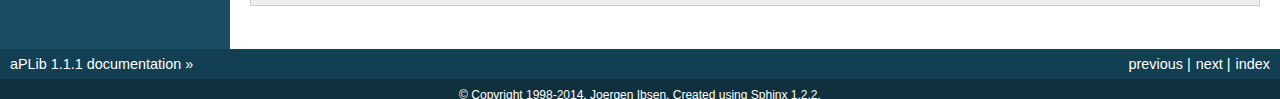
<file: aPLib/doc/html/compression.html>
<!DOCTYPE html PUBLIC "-//W3C//DTD XHTML 1.0 Transitional//EN"
  "http://www.w3.org/TR/xhtml1/DTD/xhtml1-transitional.dtd">


<html xmlns="http://www.w3.org/1999/xhtml">
  <head>
    <meta http-equiv="Content-Type" content="text/html; charset=utf-8" />
    
    <title>Compression &mdash; aPLib 1.1.1 documentation</title>
    
    <link rel="stylesheet" href="_static/grey.css" type="text/css" />
    <link rel="stylesheet" href="_static/pygments.css" type="text/css" />
    
    <script type="text/javascript">
      var DOCUMENTATION_OPTIONS = {
        URL_ROOT:    './',
        VERSION:     '1.1.1',
        COLLAPSE_INDEX: false,
        FILE_SUFFIX: '.html',
        HAS_SOURCE:  true
      };
    </script>
    <script type="text/javascript" src="_static/jquery.js"></script>
    <script type="text/javascript" src="_static/underscore.js"></script>
    <script type="text/javascript" src="_static/doctools.js"></script>
    <link rel="top" title="aPLib 1.1.1 documentation" href="index.html" />
    <link rel="next" title="Decompression" href="decompression.html" />
    <link rel="prev" title="General Information" href="general.html" /> 
  </head>
  <body>
    <div class="related">
      <h3>Navigation</h3>
      <ul>
        <li class="right" style="margin-right: 10px">
          <a href="genindex.html" title="General Index"
             accesskey="I">index</a></li>
        <li class="right" >
          <a href="decompression.html" title="Decompression"
             accesskey="N">next</a> |</li>
        <li class="right" >
          <a href="general.html" title="General Information"
             accesskey="P">previous</a> |</li>
        <li><a href="index.html">aPLib 1.1.1 documentation</a> &raquo;</li> 
      </ul>
    </div>  

    <div class="document">
      <div class="documentwrapper">
        <div class="bodywrapper">
          <div class="body">
            
  <div class="section" id="compression">
<h1>Compression<a class="headerlink" href="#compression" title="Permalink to this headline">¶</a></h1>
<p>The following is a description of the aPLib compression functionality.</p>
<div class="section" id="compression-functions">
<h2>Compression Functions<a class="headerlink" href="#compression-functions" title="Permalink to this headline">¶</a></h2>
<dl class="function">
<dt id="c.aP_pack">
size_t <tt class="descname">aP_pack</tt><big>(</big>const void<em>&nbsp;*source</em>, void<em>&nbsp;*destination</em>, size_t<em>&nbsp;length</em>, void<em>&nbsp;*workmem</em>, int<em>&nbsp;(*callback)(size_t</em>, size_t, size_t, void<em>&nbsp;*)</em>, void<em>&nbsp;*cbparam</em><big>)</big><a class="headerlink" href="#c.aP_pack" title="Permalink to this definition">¶</a></dt>
<dd><p>Compress <em>length</em> bytes of data from <em>source</em> to <em>destination</em>, using
<em>workmem</em> as temporary storage.</p>
<p>The <em>destination</em> buffer should be large enough to hold
<tt class="docutils literal"><span class="pre">aP_max_packed_size(length)</span></tt> bytes.</p>
<p>The <em>workmem</em> buffer should be <tt class="docutils literal"><span class="pre">aP_workmem_size(length)</span></tt> bytes large.</p>
<p>The callback function, <em>callback</em>, must take four parameters. The first is
<em>length</em>, the second is the number of input bytes that has been
compressed, the third is how many output bytes they have been compressed
to, and the fourth is <em>cbparam</em>. If you do not have a callback, use
<tt class="docutils literal"><span class="pre">NULL</span></tt> instead. If the callback returns a non-zero value then
<a class="reference internal" href="#c.aP_pack" title="aP_pack"><tt class="xref c c-func docutils literal"><span class="pre">aP_pack()</span></tt></a> will continue compressing &#8211; if it returns zero,
<a class="reference internal" href="#c.aP_pack" title="aP_pack"><tt class="xref c c-func docutils literal"><span class="pre">aP_pack()</span></tt></a> will stop and return <tt class="docutils literal"><span class="pre">APLIB_ERROR</span></tt>.</p>
<table class="docutils field-list" frame="void" rules="none">
<col class="field-name" />
<col class="field-body" />
<tbody valign="top">
<tr class="field-odd field"><th class="field-name">Parameters:</th><td class="field-body"><ul class="first simple">
<li><strong>source</strong> &#8211; pointer to data to be compressed</li>
<li><strong>destination</strong> &#8211; pointer to where compressed data should be stored</li>
<li><strong>length</strong> &#8211; length of uncompressed data in bytes</li>
<li><strong>workmem</strong> &#8211; pointer to work memory used during compression</li>
<li><strong>callback</strong> &#8211; pointer to callback function (or <tt class="docutils literal"><span class="pre">NULL</span></tt>)</li>
<li><strong>cbparam</strong> &#8211; callback argument</li>
</ul>
</td>
</tr>
<tr class="field-even field"><th class="field-name">Returns:</th><td class="field-body"><p class="first last">length of compressed data, or <tt class="docutils literal"><span class="pre">APLIB_ERROR</span></tt> on error</p>
</td>
</tr>
</tbody>
</table>
</dd></dl>

<dl class="function">
<dt id="c.aP_workmem_size">
size_t <tt class="descname">aP_workmem_size</tt><big>(</big>size_t<em>&nbsp;input_size</em><big>)</big><a class="headerlink" href="#c.aP_workmem_size" title="Permalink to this definition">¶</a></dt>
<dd><p>Compute required size of <em>workmem</em> buffer used by <a class="reference internal" href="#c.aP_pack" title="aP_pack"><tt class="xref c c-func docutils literal"><span class="pre">aP_pack()</span></tt></a> for
compressing <em>input_size</em> bytes of data.</p>
<p>The current code always returns 640k (640*1024).</p>
<table class="docutils field-list" frame="void" rules="none">
<col class="field-name" />
<col class="field-body" />
<tbody valign="top">
<tr class="field-odd field"><th class="field-name">Parameters:</th><td class="field-body"><ul class="first simple">
<li><strong>input_size</strong> &#8211; length of uncompressed data in bytes</li>
</ul>
</td>
</tr>
<tr class="field-even field"><th class="field-name">Returns:</th><td class="field-body"><p class="first last">required length of work buffer</p>
</td>
</tr>
</tbody>
</table>
</dd></dl>

<dl class="function">
<dt id="c.aP_max_packed_size">
size_t <tt class="descname">aP_max_packed_size</tt><big>(</big>size_t<em>&nbsp;input_size</em><big>)</big><a class="headerlink" href="#c.aP_max_packed_size" title="Permalink to this definition">¶</a></dt>
<dd><p>Compute maximum possible compressed size when compressing <em>input_size</em>
bytes of incompressible data.</p>
<p>The current code returns <tt class="docutils literal"><span class="pre">(input_size</span> <span class="pre">+</span> <span class="pre">(input_size</span> <span class="pre">/</span> <span class="pre">8)</span> <span class="pre">+</span> <span class="pre">64)</span></tt>.</p>
<table class="docutils field-list" frame="void" rules="none">
<col class="field-name" />
<col class="field-body" />
<tbody valign="top">
<tr class="field-odd field"><th class="field-name">Parameters:</th><td class="field-body"><ul class="first simple">
<li><strong>input_size</strong> &#8211; length of uncompressed data in bytes</li>
</ul>
</td>
</tr>
<tr class="field-even field"><th class="field-name">Returns:</th><td class="field-body"><p class="first last">maximum possible size of compressed data</p>
</td>
</tr>
</tbody>
</table>
</dd></dl>

</div>
<div class="section" id="safe-wrapper-functions">
<h2>Safe Wrapper Functions<a class="headerlink" href="#safe-wrapper-functions" title="Permalink to this headline">¶</a></h2>
<dl class="function">
<dt id="c.aPsafe_pack">
size_t <tt class="descname">aPsafe_pack</tt><big>(</big>const void<em>&nbsp;*source</em>, void<em>&nbsp;*destination</em>, size_t<em>&nbsp;length</em>, void<em>&nbsp;*workmem</em>, int<em>&nbsp;(*callback)(size_t</em>, size_t, size_t, void<em>&nbsp;*)</em>, void<em>&nbsp;*cbparam</em><big>)</big><a class="headerlink" href="#c.aPsafe_pack" title="Permalink to this definition">¶</a></dt>
<dd><p>Wrapper function for <a class="reference internal" href="#c.aP_pack" title="aP_pack"><tt class="xref c c-func docutils literal"><span class="pre">aP_pack()</span></tt></a>, which adds a header to the
compressed data containing the length of the original data, and CRC32
checksums of the original and compressed data.</p>
<table class="docutils field-list" frame="void" rules="none">
<col class="field-name" />
<col class="field-body" />
<tbody valign="top">
<tr class="field-odd field"><th class="field-name">Parameters:</th><td class="field-body"><ul class="first simple">
<li><strong>source</strong> &#8211; pointer to data to be compressed</li>
<li><strong>destination</strong> &#8211; pointer to where compressed data should be stored</li>
<li><strong>length</strong> &#8211; length of uncompressed data in bytes</li>
<li><strong>workmem</strong> &#8211; pointer to work memory used during compression</li>
<li><strong>callback</strong> &#8211; pointer to callback function (or <tt class="docutils literal"><span class="pre">NULL</span></tt>)</li>
<li><strong>cbparam</strong> &#8211; callback argument</li>
</ul>
</td>
</tr>
<tr class="field-even field"><th class="field-name">Returns:</th><td class="field-body"><p class="first last">length of compressed data, or <tt class="docutils literal"><span class="pre">APLIB_ERROR</span></tt> on error</p>
</td>
</tr>
</tbody>
</table>
<div class="admonition seealso">
<p class="first admonition-title">See also</p>
<p class="last"><a class="reference internal" href="#c.aP_pack" title="aP_pack"><tt class="xref c c-func docutils literal"><span class="pre">aP_pack()</span></tt></a></p>
</div>
</dd></dl>

</div>
<div class="section" id="example">
<h2>Example<a class="headerlink" href="#example" title="Permalink to this headline">¶</a></h2>
<div class="highlight-c"><div class="highlight"><pre><span class="cm">/* allocate workmem and destination memory */</span>
<span class="kt">char</span> <span class="o">*</span><span class="n">workmem</span>    <span class="o">=</span> <span class="n">malloc</span><span class="p">(</span><span class="n">aP_workmem_size</span><span class="p">(</span><span class="n">length</span><span class="p">));</span>
<span class="kt">char</span> <span class="o">*</span><span class="n">compressed</span> <span class="o">=</span> <span class="n">malloc</span><span class="p">(</span><span class="n">aP_max_packed_size</span><span class="p">(</span><span class="n">length</span><span class="p">));</span>

<span class="cm">/* compress data[] to compressed[] */</span>
<span class="kt">size_t</span> <span class="n">outlength</span> <span class="o">=</span> <span class="n">aPsafe_pack</span><span class="p">(</span><span class="n">data</span><span class="p">,</span> <span class="n">compressed</span><span class="p">,</span> <span class="n">length</span><span class="p">,</span> <span class="n">workmem</span><span class="p">,</span> <span class="nb">NULL</span><span class="p">,</span> <span class="nb">NULL</span><span class="p">);</span>

<span class="cm">/* if APLIB_ERROR is returned, and error occured */</span>
<span class="k">if</span> <span class="p">(</span><span class="n">outlength</span> <span class="o">==</span> <span class="n">APLIB_ERROR</span><span class="p">)</span> <span class="p">{</span>
        <span class="n">printf</span><span class="p">(</span><span class="s">&quot;An error occured!</span><span class="se">\n</span><span class="s">&quot;</span><span class="p">);</span>
<span class="p">}</span>
<span class="k">else</span> <span class="p">{</span>
        <span class="n">printf</span><span class="p">(</span><span class="s">&quot;Compressed %u bytes to %u bytes</span><span class="se">\n</span><span class="s">&quot;</span><span class="p">,</span> <span class="n">length</span><span class="p">,</span> <span class="n">outlength</span><span class="p">);</span>
<span class="p">}</span>
</pre></div>
</div>
</div>
</div>


          </div>
        </div>
      </div>
      <div class="sphinxsidebar">
        <div class="sphinxsidebarwrapper">
  <h3><a href="index.html">Table Of Contents</a></h3>
  <ul>
<li><a class="reference internal" href="#">Compression</a><ul>
<li><a class="reference internal" href="#compression-functions">Compression Functions</a></li>
<li><a class="reference internal" href="#safe-wrapper-functions">Safe Wrapper Functions</a></li>
<li><a class="reference internal" href="#example">Example</a></li>
</ul>
</li>
</ul>

  <h4>Previous topic</h4>
  <p class="topless"><a href="general.html"
                        title="previous chapter">General Information</a></p>
  <h4>Next topic</h4>
  <p class="topless"><a href="decompression.html"
                        title="next chapter">Decompression</a></p>
  <h3>This Page</h3>
  <ul class="this-page-menu">
    <li><a href="_sources/compression.txt"
           rel="nofollow">Show Source</a></li>
  </ul>
<div id="searchbox" style="display: none">
  <h3>Quick search</h3>
    <form class="search" action="search.html" method="get">
      <input type="text" name="q" />
      <input type="submit" value="Go" />
      <input type="hidden" name="check_keywords" value="yes" />
      <input type="hidden" name="area" value="default" />
    </form>
    <p class="searchtip" style="font-size: 90%">
    Enter search terms or a module, class or function name.
    </p>
</div>
<script type="text/javascript">$('#searchbox').show(0);</script>
        </div>
      </div>
      <div class="clearer"></div>
    </div>
    <div class="related">
      <h3>Navigation</h3>
      <ul>
        <li class="right" style="margin-right: 10px">
          <a href="genindex.html" title="General Index"
             >index</a></li>
        <li class="right" >
          <a href="decompression.html" title="Decompression"
             >next</a> |</li>
        <li class="right" >
          <a href="general.html" title="General Information"
             >previous</a> |</li>
        <li><a href="index.html">aPLib 1.1.1 documentation</a> &raquo;</li> 
      </ul>
    </div>
    <div class="footer">
        &copy; Copyright 1998-2014, Joergen Ibsen.
      Created using <a href="http://sphinx-doc.org/">Sphinx</a> 1.2.2.
    </div>
  </body>
</html>
</file>
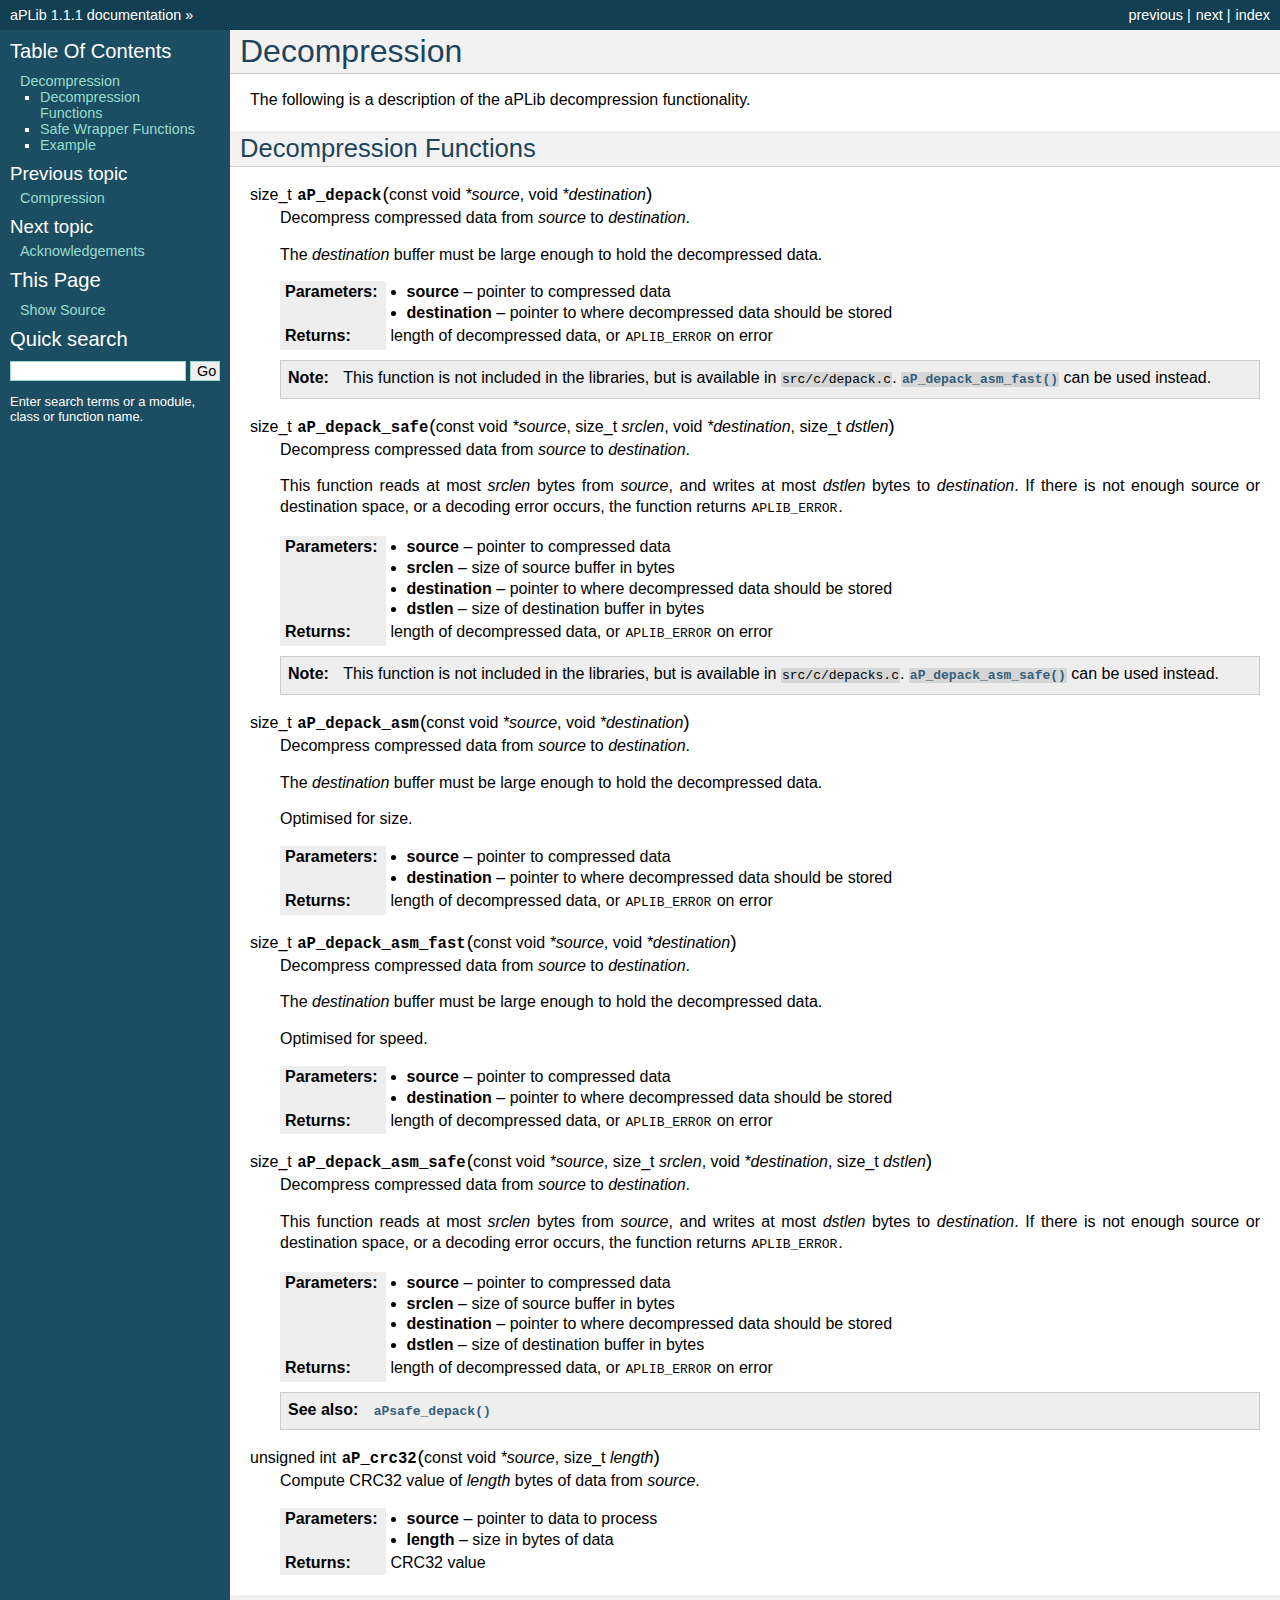
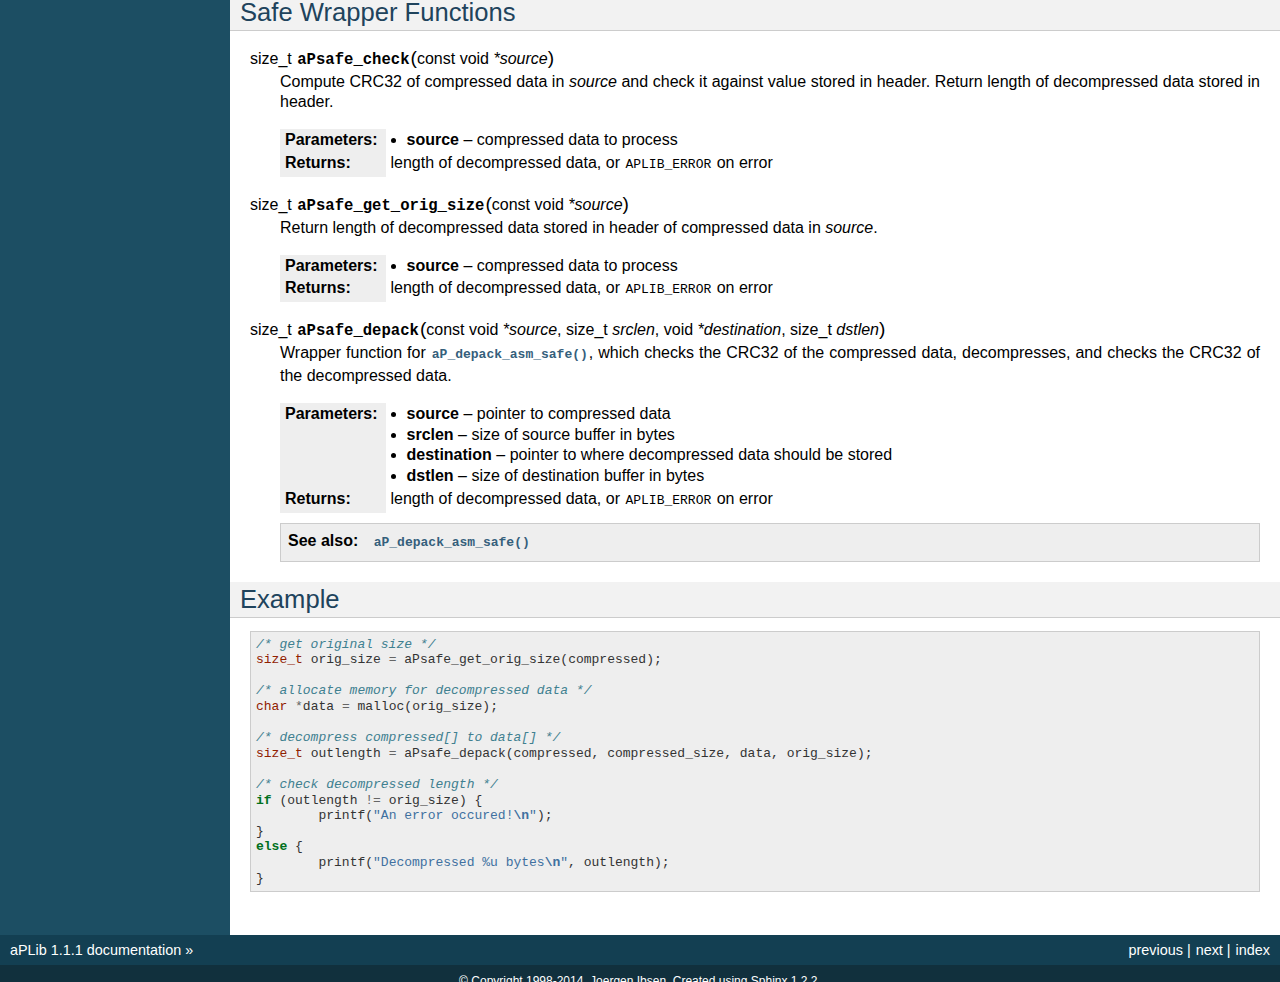
<file: aPLib/doc/html/decompression.html>
<!DOCTYPE html PUBLIC "-//W3C//DTD XHTML 1.0 Transitional//EN"
  "http://www.w3.org/TR/xhtml1/DTD/xhtml1-transitional.dtd">


<html xmlns="http://www.w3.org/1999/xhtml">
  <head>
    <meta http-equiv="Content-Type" content="text/html; charset=utf-8" />
    
    <title>Decompression &mdash; aPLib 1.1.1 documentation</title>
    
    <link rel="stylesheet" href="_static/grey.css" type="text/css" />
    <link rel="stylesheet" href="_static/pygments.css" type="text/css" />
    
    <script type="text/javascript">
      var DOCUMENTATION_OPTIONS = {
        URL_ROOT:    './',
        VERSION:     '1.1.1',
        COLLAPSE_INDEX: false,
        FILE_SUFFIX: '.html',
        HAS_SOURCE:  true
      };
    </script>
    <script type="text/javascript" src="_static/jquery.js"></script>
    <script type="text/javascript" src="_static/underscore.js"></script>
    <script type="text/javascript" src="_static/doctools.js"></script>
    <link rel="top" title="aPLib 1.1.1 documentation" href="index.html" />
    <link rel="next" title="Acknowledgements" href="acknowledgements.html" />
    <link rel="prev" title="Compression" href="compression.html" /> 
  </head>
  <body>
    <div class="related">
      <h3>Navigation</h3>
      <ul>
        <li class="right" style="margin-right: 10px">
          <a href="genindex.html" title="General Index"
             accesskey="I">index</a></li>
        <li class="right" >
          <a href="acknowledgements.html" title="Acknowledgements"
             accesskey="N">next</a> |</li>
        <li class="right" >
          <a href="compression.html" title="Compression"
             accesskey="P">previous</a> |</li>
        <li><a href="index.html">aPLib 1.1.1 documentation</a> &raquo;</li> 
      </ul>
    </div>  

    <div class="document">
      <div class="documentwrapper">
        <div class="bodywrapper">
          <div class="body">
            
  <div class="section" id="decompression">
<h1>Decompression<a class="headerlink" href="#decompression" title="Permalink to this headline">¶</a></h1>
<p>The following is a description of the aPLib decompression functionality.</p>
<div class="section" id="decompression-functions">
<h2>Decompression Functions<a class="headerlink" href="#decompression-functions" title="Permalink to this headline">¶</a></h2>
<dl class="function">
<dt id="c.aP_depack">
size_t <tt class="descname">aP_depack</tt><big>(</big>const void<em>&nbsp;*source</em>, void<em>&nbsp;*destination</em><big>)</big><a class="headerlink" href="#c.aP_depack" title="Permalink to this definition">¶</a></dt>
<dd><p>Decompress compressed data from <em>source</em> to <em>destination</em>.</p>
<p>The <em>destination</em> buffer must be large enough to hold the decompressed
data.</p>
<table class="docutils field-list" frame="void" rules="none">
<col class="field-name" />
<col class="field-body" />
<tbody valign="top">
<tr class="field-odd field"><th class="field-name">Parameters:</th><td class="field-body"><ul class="first simple">
<li><strong>source</strong> &#8211; pointer to compressed data</li>
<li><strong>destination</strong> &#8211; pointer to where decompressed data should be stored</li>
</ul>
</td>
</tr>
<tr class="field-even field"><th class="field-name">Returns:</th><td class="field-body"><p class="first last">length of decompressed data, or <tt class="docutils literal"><span class="pre">APLIB_ERROR</span></tt> on error</p>
</td>
</tr>
</tbody>
</table>
<div class="admonition note">
<p class="first admonition-title">Note</p>
<p class="last">This function is not included in the libraries, but is available in
<tt class="docutils literal"><span class="pre">src/c/depack.c</span></tt>. <a class="reference internal" href="#c.aP_depack_asm_fast" title="aP_depack_asm_fast"><tt class="xref c c-func docutils literal"><span class="pre">aP_depack_asm_fast()</span></tt></a> can be used
instead.</p>
</div>
</dd></dl>

<dl class="function">
<dt id="c.aP_depack_safe">
size_t <tt class="descname">aP_depack_safe</tt><big>(</big>const void<em>&nbsp;*source</em>, size_t<em>&nbsp;srclen</em>, void<em>&nbsp;*destination</em>, size_t<em>&nbsp;dstlen</em><big>)</big><a class="headerlink" href="#c.aP_depack_safe" title="Permalink to this definition">¶</a></dt>
<dd><p>Decompress compressed data from <em>source</em> to <em>destination</em>.</p>
<p>This function reads at most <em>srclen</em> bytes from <em>source</em>, and writes
at most <em>dstlen</em> bytes to <em>destination</em>. If there is not enough
source or destination space, or a decoding error occurs, the function
returns <tt class="docutils literal"><span class="pre">APLIB_ERROR</span></tt>.</p>
<table class="docutils field-list" frame="void" rules="none">
<col class="field-name" />
<col class="field-body" />
<tbody valign="top">
<tr class="field-odd field"><th class="field-name">Parameters:</th><td class="field-body"><ul class="first simple">
<li><strong>source</strong> &#8211; pointer to compressed data</li>
<li><strong>srclen</strong> &#8211; size of source buffer in bytes</li>
<li><strong>destination</strong> &#8211; pointer to where decompressed data should be stored</li>
<li><strong>dstlen</strong> &#8211; size of destination buffer in bytes</li>
</ul>
</td>
</tr>
<tr class="field-even field"><th class="field-name">Returns:</th><td class="field-body"><p class="first last">length of decompressed data, or <tt class="docutils literal"><span class="pre">APLIB_ERROR</span></tt> on error</p>
</td>
</tr>
</tbody>
</table>
<div class="admonition note">
<p class="first admonition-title">Note</p>
<p class="last">This function is not included in the libraries, but is available in
<tt class="docutils literal"><span class="pre">src/c/depacks.c</span></tt>. <a class="reference internal" href="#c.aP_depack_asm_safe" title="aP_depack_asm_safe"><tt class="xref c c-func docutils literal"><span class="pre">aP_depack_asm_safe()</span></tt></a> can be used
instead.</p>
</div>
</dd></dl>

<dl class="function">
<dt id="c.aP_depack_asm">
size_t <tt class="descname">aP_depack_asm</tt><big>(</big>const void<em>&nbsp;*source</em>, void<em>&nbsp;*destination</em><big>)</big><a class="headerlink" href="#c.aP_depack_asm" title="Permalink to this definition">¶</a></dt>
<dd><p>Decompress compressed data from <em>source</em> to <em>destination</em>.</p>
<p>The <em>destination</em> buffer must be large enough to hold the decompressed
data.</p>
<p>Optimised for size.</p>
<table class="docutils field-list" frame="void" rules="none">
<col class="field-name" />
<col class="field-body" />
<tbody valign="top">
<tr class="field-odd field"><th class="field-name">Parameters:</th><td class="field-body"><ul class="first simple">
<li><strong>source</strong> &#8211; pointer to compressed data</li>
<li><strong>destination</strong> &#8211; pointer to where decompressed data should be stored</li>
</ul>
</td>
</tr>
<tr class="field-even field"><th class="field-name">Returns:</th><td class="field-body"><p class="first last">length of decompressed data, or <tt class="docutils literal"><span class="pre">APLIB_ERROR</span></tt> on error</p>
</td>
</tr>
</tbody>
</table>
</dd></dl>

<dl class="function">
<dt id="c.aP_depack_asm_fast">
size_t <tt class="descname">aP_depack_asm_fast</tt><big>(</big>const void<em>&nbsp;*source</em>, void<em>&nbsp;*destination</em><big>)</big><a class="headerlink" href="#c.aP_depack_asm_fast" title="Permalink to this definition">¶</a></dt>
<dd><p>Decompress compressed data from <em>source</em> to <em>destination</em>.</p>
<p>The <em>destination</em> buffer must be large enough to hold the decompressed
data.</p>
<p>Optimised for speed.</p>
<table class="docutils field-list" frame="void" rules="none">
<col class="field-name" />
<col class="field-body" />
<tbody valign="top">
<tr class="field-odd field"><th class="field-name">Parameters:</th><td class="field-body"><ul class="first simple">
<li><strong>source</strong> &#8211; pointer to compressed data</li>
<li><strong>destination</strong> &#8211; pointer to where decompressed data should be stored</li>
</ul>
</td>
</tr>
<tr class="field-even field"><th class="field-name">Returns:</th><td class="field-body"><p class="first last">length of decompressed data, or <tt class="docutils literal"><span class="pre">APLIB_ERROR</span></tt> on error</p>
</td>
</tr>
</tbody>
</table>
</dd></dl>

<dl class="function">
<dt id="c.aP_depack_asm_safe">
size_t <tt class="descname">aP_depack_asm_safe</tt><big>(</big>const void<em>&nbsp;*source</em>, size_t<em>&nbsp;srclen</em>, void<em>&nbsp;*destination</em>, size_t<em>&nbsp;dstlen</em><big>)</big><a class="headerlink" href="#c.aP_depack_asm_safe" title="Permalink to this definition">¶</a></dt>
<dd><p>Decompress compressed data from <em>source</em> to <em>destination</em>.</p>
<p>This function reads at most <em>srclen</em> bytes from <em>source</em>, and writes
at most <em>dstlen</em> bytes to <em>destination</em>. If there is not enough
source or destination space, or a decoding error occurs, the function
returns <tt class="docutils literal"><span class="pre">APLIB_ERROR</span></tt>.</p>
<table class="docutils field-list" frame="void" rules="none">
<col class="field-name" />
<col class="field-body" />
<tbody valign="top">
<tr class="field-odd field"><th class="field-name">Parameters:</th><td class="field-body"><ul class="first simple">
<li><strong>source</strong> &#8211; pointer to compressed data</li>
<li><strong>srclen</strong> &#8211; size of source buffer in bytes</li>
<li><strong>destination</strong> &#8211; pointer to where decompressed data should be stored</li>
<li><strong>dstlen</strong> &#8211; size of destination buffer in bytes</li>
</ul>
</td>
</tr>
<tr class="field-even field"><th class="field-name">Returns:</th><td class="field-body"><p class="first last">length of decompressed data, or <tt class="docutils literal"><span class="pre">APLIB_ERROR</span></tt> on error</p>
</td>
</tr>
</tbody>
</table>
<div class="admonition seealso">
<p class="first admonition-title">See also</p>
<p class="last"><a class="reference internal" href="#c.aPsafe_depack" title="aPsafe_depack"><tt class="xref c c-func docutils literal"><span class="pre">aPsafe_depack()</span></tt></a></p>
</div>
</dd></dl>

<dl class="function">
<dt id="c.aP_crc32">
unsigned int <tt class="descname">aP_crc32</tt><big>(</big>const void<em>&nbsp;*source</em>, size_t<em>&nbsp;length</em><big>)</big><a class="headerlink" href="#c.aP_crc32" title="Permalink to this definition">¶</a></dt>
<dd><p>Compute CRC32 value of <em>length</em> bytes of data from <em>source</em>.</p>
<table class="docutils field-list" frame="void" rules="none">
<col class="field-name" />
<col class="field-body" />
<tbody valign="top">
<tr class="field-odd field"><th class="field-name">Parameters:</th><td class="field-body"><ul class="first simple">
<li><strong>source</strong> &#8211; pointer to data to process</li>
<li><strong>length</strong> &#8211; size in bytes of data</li>
</ul>
</td>
</tr>
<tr class="field-even field"><th class="field-name">Returns:</th><td class="field-body"><p class="first last">CRC32 value</p>
</td>
</tr>
</tbody>
</table>
</dd></dl>

</div>
<div class="section" id="safe-wrapper-functions">
<h2>Safe Wrapper Functions<a class="headerlink" href="#safe-wrapper-functions" title="Permalink to this headline">¶</a></h2>
<dl class="function">
<dt id="c.aPsafe_check">
size_t <tt class="descname">aPsafe_check</tt><big>(</big>const void<em>&nbsp;*source</em><big>)</big><a class="headerlink" href="#c.aPsafe_check" title="Permalink to this definition">¶</a></dt>
<dd><p>Compute CRC32 of compressed data in <em>source</em> and check it against value
stored in header. Return length of decompressed data stored in header.</p>
<table class="docutils field-list" frame="void" rules="none">
<col class="field-name" />
<col class="field-body" />
<tbody valign="top">
<tr class="field-odd field"><th class="field-name">Parameters:</th><td class="field-body"><ul class="first simple">
<li><strong>source</strong> &#8211; compressed data to process</li>
</ul>
</td>
</tr>
<tr class="field-even field"><th class="field-name">Returns:</th><td class="field-body"><p class="first last">length of decompressed data, or <tt class="docutils literal"><span class="pre">APLIB_ERROR</span></tt> on error</p>
</td>
</tr>
</tbody>
</table>
</dd></dl>

<dl class="function">
<dt id="c.aPsafe_get_orig_size">
size_t <tt class="descname">aPsafe_get_orig_size</tt><big>(</big>const void<em>&nbsp;*source</em><big>)</big><a class="headerlink" href="#c.aPsafe_get_orig_size" title="Permalink to this definition">¶</a></dt>
<dd><p>Return length of decompressed data stored in header of compressed data in
<em>source</em>.</p>
<table class="docutils field-list" frame="void" rules="none">
<col class="field-name" />
<col class="field-body" />
<tbody valign="top">
<tr class="field-odd field"><th class="field-name">Parameters:</th><td class="field-body"><ul class="first simple">
<li><strong>source</strong> &#8211; compressed data to process</li>
</ul>
</td>
</tr>
<tr class="field-even field"><th class="field-name">Returns:</th><td class="field-body"><p class="first last">length of decompressed data, or <tt class="docutils literal"><span class="pre">APLIB_ERROR</span></tt> on error</p>
</td>
</tr>
</tbody>
</table>
</dd></dl>

<dl class="function">
<dt id="c.aPsafe_depack">
size_t <tt class="descname">aPsafe_depack</tt><big>(</big>const void<em>&nbsp;*source</em>, size_t<em>&nbsp;srclen</em>, void<em>&nbsp;*destination</em>, size_t<em>&nbsp;dstlen</em><big>)</big><a class="headerlink" href="#c.aPsafe_depack" title="Permalink to this definition">¶</a></dt>
<dd><p>Wrapper function for <a class="reference internal" href="#c.aP_depack_asm_safe" title="aP_depack_asm_safe"><tt class="xref c c-func docutils literal"><span class="pre">aP_depack_asm_safe()</span></tt></a>, which checks the CRC32
of the compressed data, decompresses, and checks the CRC32 of the
decompressed data.</p>
<table class="docutils field-list" frame="void" rules="none">
<col class="field-name" />
<col class="field-body" />
<tbody valign="top">
<tr class="field-odd field"><th class="field-name">Parameters:</th><td class="field-body"><ul class="first simple">
<li><strong>source</strong> &#8211; pointer to compressed data</li>
<li><strong>srclen</strong> &#8211; size of source buffer in bytes</li>
<li><strong>destination</strong> &#8211; pointer to where decompressed data should be stored</li>
<li><strong>dstlen</strong> &#8211; size of destination buffer in bytes</li>
</ul>
</td>
</tr>
<tr class="field-even field"><th class="field-name">Returns:</th><td class="field-body"><p class="first last">length of decompressed data, or <tt class="docutils literal"><span class="pre">APLIB_ERROR</span></tt> on error</p>
</td>
</tr>
</tbody>
</table>
<div class="admonition seealso">
<p class="first admonition-title">See also</p>
<p class="last"><a class="reference internal" href="#c.aP_depack_asm_safe" title="aP_depack_asm_safe"><tt class="xref c c-func docutils literal"><span class="pre">aP_depack_asm_safe()</span></tt></a></p>
</div>
</dd></dl>

</div>
<div class="section" id="example">
<h2>Example<a class="headerlink" href="#example" title="Permalink to this headline">¶</a></h2>
<div class="highlight-c"><div class="highlight"><pre><span class="cm">/* get original size */</span>
<span class="kt">size_t</span> <span class="n">orig_size</span> <span class="o">=</span> <span class="n">aPsafe_get_orig_size</span><span class="p">(</span><span class="n">compressed</span><span class="p">);</span>

<span class="cm">/* allocate memory for decompressed data */</span>
<span class="kt">char</span> <span class="o">*</span><span class="n">data</span> <span class="o">=</span> <span class="n">malloc</span><span class="p">(</span><span class="n">orig_size</span><span class="p">);</span>

<span class="cm">/* decompress compressed[] to data[] */</span>
<span class="kt">size_t</span> <span class="n">outlength</span> <span class="o">=</span> <span class="n">aPsafe_depack</span><span class="p">(</span><span class="n">compressed</span><span class="p">,</span> <span class="n">compressed_size</span><span class="p">,</span> <span class="n">data</span><span class="p">,</span> <span class="n">orig_size</span><span class="p">);</span>

<span class="cm">/* check decompressed length */</span>
<span class="k">if</span> <span class="p">(</span><span class="n">outlength</span> <span class="o">!=</span> <span class="n">orig_size</span><span class="p">)</span> <span class="p">{</span>
        <span class="n">printf</span><span class="p">(</span><span class="s">&quot;An error occured!</span><span class="se">\n</span><span class="s">&quot;</span><span class="p">);</span>
<span class="p">}</span>
<span class="k">else</span> <span class="p">{</span>
        <span class="n">printf</span><span class="p">(</span><span class="s">&quot;Decompressed %u bytes</span><span class="se">\n</span><span class="s">&quot;</span><span class="p">,</span> <span class="n">outlength</span><span class="p">);</span>
<span class="p">}</span>
</pre></div>
</div>
</div>
</div>


          </div>
        </div>
      </div>
      <div class="sphinxsidebar">
        <div class="sphinxsidebarwrapper">
  <h3><a href="index.html">Table Of Contents</a></h3>
  <ul>
<li><a class="reference internal" href="#">Decompression</a><ul>
<li><a class="reference internal" href="#decompression-functions">Decompression Functions</a></li>
<li><a class="reference internal" href="#safe-wrapper-functions">Safe Wrapper Functions</a></li>
<li><a class="reference internal" href="#example">Example</a></li>
</ul>
</li>
</ul>

  <h4>Previous topic</h4>
  <p class="topless"><a href="compression.html"
                        title="previous chapter">Compression</a></p>
  <h4>Next topic</h4>
  <p class="topless"><a href="acknowledgements.html"
                        title="next chapter">Acknowledgements</a></p>
  <h3>This Page</h3>
  <ul class="this-page-menu">
    <li><a href="_sources/decompression.txt"
           rel="nofollow">Show Source</a></li>
  </ul>
<div id="searchbox" style="display: none">
  <h3>Quick search</h3>
    <form class="search" action="search.html" method="get">
      <input type="text" name="q" />
      <input type="submit" value="Go" />
      <input type="hidden" name="check_keywords" value="yes" />
      <input type="hidden" name="area" value="default" />
    </form>
    <p class="searchtip" style="font-size: 90%">
    Enter search terms or a module, class or function name.
    </p>
</div>
<script type="text/javascript">$('#searchbox').show(0);</script>
        </div>
      </div>
      <div class="clearer"></div>
    </div>
    <div class="related">
      <h3>Navigation</h3>
      <ul>
        <li class="right" style="margin-right: 10px">
          <a href="genindex.html" title="General Index"
             >index</a></li>
        <li class="right" >
          <a href="acknowledgements.html" title="Acknowledgements"
             >next</a> |</li>
        <li class="right" >
          <a href="compression.html" title="Compression"
             >previous</a> |</li>
        <li><a href="index.html">aPLib 1.1.1 documentation</a> &raquo;</li> 
      </ul>
    </div>
    <div class="footer">
        &copy; Copyright 1998-2014, Joergen Ibsen.
      Created using <a href="http://sphinx-doc.org/">Sphinx</a> 1.2.2.
    </div>
  </body>
</html>
</file>
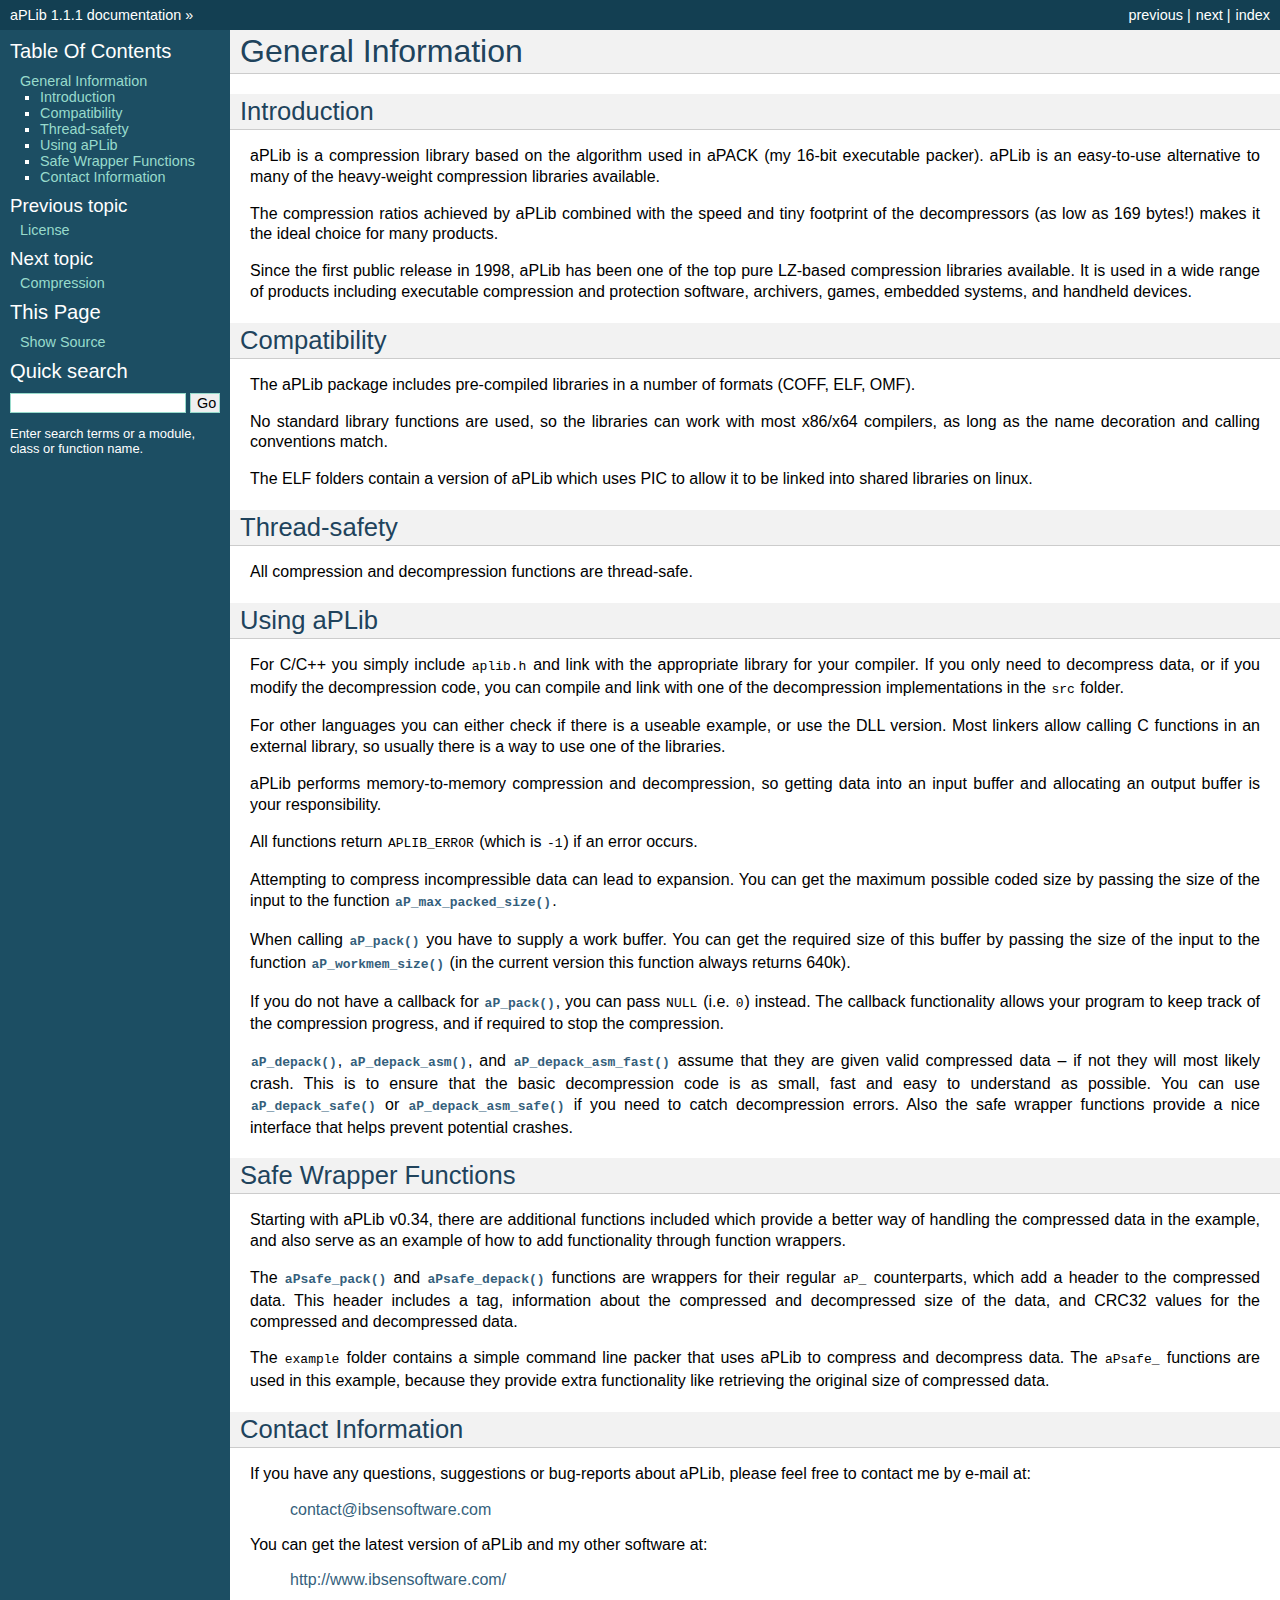
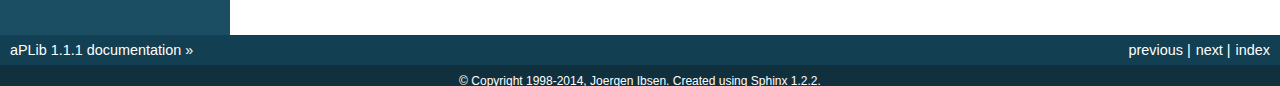
<file: aPLib/doc/html/general.html>
<!DOCTYPE html PUBLIC "-//W3C//DTD XHTML 1.0 Transitional//EN"
  "http://www.w3.org/TR/xhtml1/DTD/xhtml1-transitional.dtd">


<html xmlns="http://www.w3.org/1999/xhtml">
  <head>
    <meta http-equiv="Content-Type" content="text/html; charset=utf-8" />
    
    <title>General Information &mdash; aPLib 1.1.1 documentation</title>
    
    <link rel="stylesheet" href="_static/grey.css" type="text/css" />
    <link rel="stylesheet" href="_static/pygments.css" type="text/css" />
    
    <script type="text/javascript">
      var DOCUMENTATION_OPTIONS = {
        URL_ROOT:    './',
        VERSION:     '1.1.1',
        COLLAPSE_INDEX: false,
        FILE_SUFFIX: '.html',
        HAS_SOURCE:  true
      };
    </script>
    <script type="text/javascript" src="_static/jquery.js"></script>
    <script type="text/javascript" src="_static/underscore.js"></script>
    <script type="text/javascript" src="_static/doctools.js"></script>
    <link rel="top" title="aPLib 1.1.1 documentation" href="index.html" />
    <link rel="next" title="Compression" href="compression.html" />
    <link rel="prev" title="License" href="license.html" /> 
  </head>
  <body>
    <div class="related">
      <h3>Navigation</h3>
      <ul>
        <li class="right" style="margin-right: 10px">
          <a href="genindex.html" title="General Index"
             accesskey="I">index</a></li>
        <li class="right" >
          <a href="compression.html" title="Compression"
             accesskey="N">next</a> |</li>
        <li class="right" >
          <a href="license.html" title="License"
             accesskey="P">previous</a> |</li>
        <li><a href="index.html">aPLib 1.1.1 documentation</a> &raquo;</li> 
      </ul>
    </div>  

    <div class="document">
      <div class="documentwrapper">
        <div class="bodywrapper">
          <div class="body">
            
  <div class="section" id="general-information">
<h1>General Information<a class="headerlink" href="#general-information" title="Permalink to this headline">¶</a></h1>
<div class="section" id="introduction">
<h2>Introduction<a class="headerlink" href="#introduction" title="Permalink to this headline">¶</a></h2>
<p>aPLib is a compression library based on the algorithm used in aPACK (my 16-bit
executable packer). aPLib is an easy-to-use alternative to many of the
heavy-weight compression libraries available.</p>
<p>The compression ratios achieved by aPLib combined with the speed and tiny
footprint of the decompressors (as low as 169 bytes!) makes it the ideal
choice for many products.</p>
<p>Since the first public release in 1998, aPLib has been one of the top pure
LZ-based compression libraries available. It is used in a wide range of
products including executable compression and protection software, archivers,
games, embedded systems, and handheld devices.</p>
</div>
<div class="section" id="compatibility">
<h2>Compatibility<a class="headerlink" href="#compatibility" title="Permalink to this headline">¶</a></h2>
<p>The aPLib package includes pre-compiled libraries in a number of formats
(COFF, ELF, OMF).</p>
<p>No standard library functions are used, so the libraries can work with most
x86/x64 compilers, as long as the name decoration and calling conventions
match.</p>
<p>The ELF folders contain a version of aPLib which uses PIC to allow it to be
linked into shared libraries on linux.</p>
</div>
<div class="section" id="thread-safety">
<h2>Thread-safety<a class="headerlink" href="#thread-safety" title="Permalink to this headline">¶</a></h2>
<p>All compression and decompression functions are thread-safe.</p>
</div>
<div class="section" id="using-aplib">
<h2>Using aPLib<a class="headerlink" href="#using-aplib" title="Permalink to this headline">¶</a></h2>
<p>For C/C++ you simply include <tt class="docutils literal"><span class="pre">aplib.h</span></tt> and link with the appropriate library
for your compiler. If you only need to decompress data, or if you modify the
decompression code, you can compile and link with one of the decompression
implementations in the <tt class="docutils literal"><span class="pre">src</span></tt> folder.</p>
<p>For other languages you can either check if there is a useable example, or use
the DLL version. Most linkers allow calling C functions in an external
library, so usually there is a way to use one of the libraries.</p>
<p>aPLib performs memory-to-memory compression and decompression, so getting data
into an input buffer and allocating an output buffer is your responsibility.</p>
<p>All functions return <tt class="docutils literal"><span class="pre">APLIB_ERROR</span></tt> (which is <tt class="docutils literal"><span class="pre">-1</span></tt>) if an error occurs.</p>
<p>Attempting to compress incompressible data can lead to expansion. You can get
the maximum possible coded size by passing the size of the input to the
function <a class="reference internal" href="compression.html#c.aP_max_packed_size" title="aP_max_packed_size"><tt class="xref c c-func docutils literal"><span class="pre">aP_max_packed_size()</span></tt></a>.</p>
<p>When calling <a class="reference internal" href="compression.html#c.aP_pack" title="aP_pack"><tt class="xref c c-func docutils literal"><span class="pre">aP_pack()</span></tt></a> you have to supply a work buffer. You can get
the required size of this buffer by passing the size of the input to the
function <a class="reference internal" href="compression.html#c.aP_workmem_size" title="aP_workmem_size"><tt class="xref c c-func docutils literal"><span class="pre">aP_workmem_size()</span></tt></a> (in the current version this function
always returns 640k).</p>
<p>If you do not have a callback for <a class="reference internal" href="compression.html#c.aP_pack" title="aP_pack"><tt class="xref c c-func docutils literal"><span class="pre">aP_pack()</span></tt></a>, you can pass <tt class="docutils literal"><span class="pre">NULL</span></tt>
(i.e. <tt class="docutils literal"><span class="pre">0</span></tt>) instead. The callback functionality allows your program to keep
track of the compression progress, and if required to stop the compression.</p>
<p><a class="reference internal" href="decompression.html#c.aP_depack" title="aP_depack"><tt class="xref c c-func docutils literal"><span class="pre">aP_depack()</span></tt></a>, <a class="reference internal" href="decompression.html#c.aP_depack_asm" title="aP_depack_asm"><tt class="xref c c-func docutils literal"><span class="pre">aP_depack_asm()</span></tt></a>, and
<a class="reference internal" href="decompression.html#c.aP_depack_asm_fast" title="aP_depack_asm_fast"><tt class="xref c c-func docutils literal"><span class="pre">aP_depack_asm_fast()</span></tt></a> assume that they are given valid compressed
data &#8211; if not they will most likely crash. This is to ensure that the basic
decompression code is as small, fast and easy to understand as possible. You
can use <a class="reference internal" href="decompression.html#c.aP_depack_safe" title="aP_depack_safe"><tt class="xref c c-func docutils literal"><span class="pre">aP_depack_safe()</span></tt></a> or <a class="reference internal" href="decompression.html#c.aP_depack_asm_safe" title="aP_depack_asm_safe"><tt class="xref c c-func docutils literal"><span class="pre">aP_depack_asm_safe()</span></tt></a> if you
need to catch decompression errors. Also the safe wrapper functions provide a
nice interface that helps prevent potential crashes.</p>
</div>
<div class="section" id="safe-wrapper-functions">
<h2>Safe Wrapper Functions<a class="headerlink" href="#safe-wrapper-functions" title="Permalink to this headline">¶</a></h2>
<p>Starting with aPLib v0.34, there are additional functions included which
provide a better way of handling the compressed data in the example, and also
serve as an example of how to add functionality through function wrappers.</p>
<p>The <a class="reference internal" href="compression.html#c.aPsafe_pack" title="aPsafe_pack"><tt class="xref c c-func docutils literal"><span class="pre">aPsafe_pack()</span></tt></a> and <a class="reference internal" href="decompression.html#c.aPsafe_depack" title="aPsafe_depack"><tt class="xref c c-func docutils literal"><span class="pre">aPsafe_depack()</span></tt></a> functions are
wrappers for their regular <tt class="docutils literal"><span class="pre">aP_</span></tt> counterparts, which add a header to the
compressed data. This header includes a tag, information about the compressed
and decompressed size of the data, and CRC32 values for the compressed and
decompressed data.</p>
<p>The <tt class="docutils literal"><span class="pre">example</span></tt> folder contains a simple command line packer that uses aPLib
to compress and decompress data. The <tt class="docutils literal"><span class="pre">aPsafe_</span></tt> functions are used in this
example, because they provide extra functionality like retrieving the original
size of compressed data.</p>
</div>
<div class="section" id="contact-information">
<h2>Contact Information<a class="headerlink" href="#contact-information" title="Permalink to this headline">¶</a></h2>
<p>If you have any questions, suggestions or bug-reports about aPLib, please feel
free to contact me by e-mail at:</p>
<blockquote>
<div><a class="reference external" href="mailto:contact&#37;&#52;&#48;ibsensoftware&#46;com">contact<span>&#64;</span>ibsensoftware<span>&#46;</span>com</a></div></blockquote>
<p>You can get the latest version of aPLib and my other software at:</p>
<blockquote>
<div><a class="reference external" href="http://www.ibsensoftware.com/">http://www.ibsensoftware.com/</a></div></blockquote>
</div>
</div>


          </div>
        </div>
      </div>
      <div class="sphinxsidebar">
        <div class="sphinxsidebarwrapper">
  <h3><a href="index.html">Table Of Contents</a></h3>
  <ul>
<li><a class="reference internal" href="#">General Information</a><ul>
<li><a class="reference internal" href="#introduction">Introduction</a></li>
<li><a class="reference internal" href="#compatibility">Compatibility</a></li>
<li><a class="reference internal" href="#thread-safety">Thread-safety</a></li>
<li><a class="reference internal" href="#using-aplib">Using aPLib</a></li>
<li><a class="reference internal" href="#safe-wrapper-functions">Safe Wrapper Functions</a></li>
<li><a class="reference internal" href="#contact-information">Contact Information</a></li>
</ul>
</li>
</ul>

  <h4>Previous topic</h4>
  <p class="topless"><a href="license.html"
                        title="previous chapter">License</a></p>
  <h4>Next topic</h4>
  <p class="topless"><a href="compression.html"
                        title="next chapter">Compression</a></p>
  <h3>This Page</h3>
  <ul class="this-page-menu">
    <li><a href="_sources/general.txt"
           rel="nofollow">Show Source</a></li>
  </ul>
<div id="searchbox" style="display: none">
  <h3>Quick search</h3>
    <form class="search" action="search.html" method="get">
      <input type="text" name="q" />
      <input type="submit" value="Go" />
      <input type="hidden" name="check_keywords" value="yes" />
      <input type="hidden" name="area" value="default" />
    </form>
    <p class="searchtip" style="font-size: 90%">
    Enter search terms or a module, class or function name.
    </p>
</div>
<script type="text/javascript">$('#searchbox').show(0);</script>
        </div>
      </div>
      <div class="clearer"></div>
    </div>
    <div class="related">
      <h3>Navigation</h3>
      <ul>
        <li class="right" style="margin-right: 10px">
          <a href="genindex.html" title="General Index"
             >index</a></li>
        <li class="right" >
          <a href="compression.html" title="Compression"
             >next</a> |</li>
        <li class="right" >
          <a href="license.html" title="License"
             >previous</a> |</li>
        <li><a href="index.html">aPLib 1.1.1 documentation</a> &raquo;</li> 
      </ul>
    </div>
    <div class="footer">
        &copy; Copyright 1998-2014, Joergen Ibsen.
      Created using <a href="http://sphinx-doc.org/">Sphinx</a> 1.2.2.
    </div>
  </body>
</html>
</file>
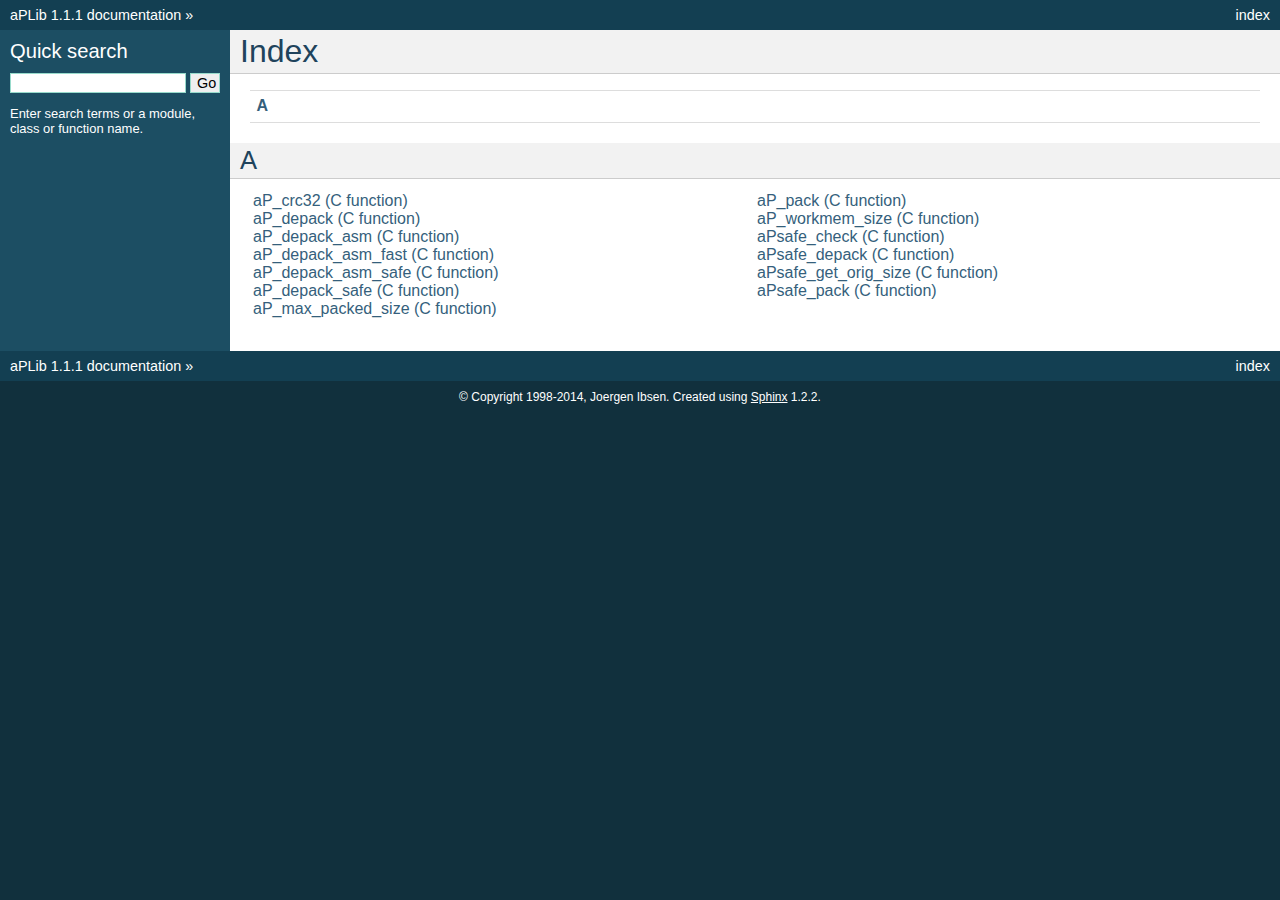
<file: aPLib/doc/html/genindex.html>
<!DOCTYPE html PUBLIC "-//W3C//DTD XHTML 1.0 Transitional//EN"
  "http://www.w3.org/TR/xhtml1/DTD/xhtml1-transitional.dtd">


<html xmlns="http://www.w3.org/1999/xhtml">
  <head>
    <meta http-equiv="Content-Type" content="text/html; charset=utf-8" />
    
    <title>Index &mdash; aPLib 1.1.1 documentation</title>
    
    <link rel="stylesheet" href="_static/grey.css" type="text/css" />
    <link rel="stylesheet" href="_static/pygments.css" type="text/css" />
    
    <script type="text/javascript">
      var DOCUMENTATION_OPTIONS = {
        URL_ROOT:    './',
        VERSION:     '1.1.1',
        COLLAPSE_INDEX: false,
        FILE_SUFFIX: '.html',
        HAS_SOURCE:  true
      };
    </script>
    <script type="text/javascript" src="_static/jquery.js"></script>
    <script type="text/javascript" src="_static/underscore.js"></script>
    <script type="text/javascript" src="_static/doctools.js"></script>
    <link rel="top" title="aPLib 1.1.1 documentation" href="index.html" /> 
  </head>
  <body>
    <div class="related">
      <h3>Navigation</h3>
      <ul>
        <li class="right" style="margin-right: 10px">
          <a href="#" title="General Index"
             accesskey="I">index</a></li>
        <li><a href="index.html">aPLib 1.1.1 documentation</a> &raquo;</li> 
      </ul>
    </div>  

    <div class="document">
      <div class="documentwrapper">
        <div class="bodywrapper">
          <div class="body">
            

<h1 id="index">Index</h1>

<div class="genindex-jumpbox">
 <a href="#A"><strong>A</strong></a>
 
</div>
<h2 id="A">A</h2>
<table style="width: 100%" class="indextable genindextable"><tr>
  <td style="width: 33%" valign="top"><dl>
      
  <dt><a href="decompression.html#c.aP_crc32">aP_crc32 (C function)</a>
  </dt>

      
  <dt><a href="decompression.html#c.aP_depack">aP_depack (C function)</a>
  </dt>

      
  <dt><a href="decompression.html#c.aP_depack_asm">aP_depack_asm (C function)</a>
  </dt>

      
  <dt><a href="decompression.html#c.aP_depack_asm_fast">aP_depack_asm_fast (C function)</a>
  </dt>

      
  <dt><a href="decompression.html#c.aP_depack_asm_safe">aP_depack_asm_safe (C function)</a>
  </dt>

      
  <dt><a href="decompression.html#c.aP_depack_safe">aP_depack_safe (C function)</a>
  </dt>

      
  <dt><a href="compression.html#c.aP_max_packed_size">aP_max_packed_size (C function)</a>
  </dt>

  </dl></td>
  <td style="width: 33%" valign="top"><dl>
      
  <dt><a href="compression.html#c.aP_pack">aP_pack (C function)</a>
  </dt>

      
  <dt><a href="compression.html#c.aP_workmem_size">aP_workmem_size (C function)</a>
  </dt>

      
  <dt><a href="decompression.html#c.aPsafe_check">aPsafe_check (C function)</a>
  </dt>

      
  <dt><a href="decompression.html#c.aPsafe_depack">aPsafe_depack (C function)</a>
  </dt>

      
  <dt><a href="decompression.html#c.aPsafe_get_orig_size">aPsafe_get_orig_size (C function)</a>
  </dt>

      
  <dt><a href="compression.html#c.aPsafe_pack">aPsafe_pack (C function)</a>
  </dt>

  </dl></td>
</tr></table>



          </div>
        </div>
      </div>
      <div class="sphinxsidebar">
        <div class="sphinxsidebarwrapper">

   

<div id="searchbox" style="display: none">
  <h3>Quick search</h3>
    <form class="search" action="search.html" method="get">
      <input type="text" name="q" />
      <input type="submit" value="Go" />
      <input type="hidden" name="check_keywords" value="yes" />
      <input type="hidden" name="area" value="default" />
    </form>
    <p class="searchtip" style="font-size: 90%">
    Enter search terms or a module, class or function name.
    </p>
</div>
<script type="text/javascript">$('#searchbox').show(0);</script>
        </div>
      </div>
      <div class="clearer"></div>
    </div>
    <div class="related">
      <h3>Navigation</h3>
      <ul>
        <li class="right" style="margin-right: 10px">
          <a href="#" title="General Index"
             >index</a></li>
        <li><a href="index.html">aPLib 1.1.1 documentation</a> &raquo;</li> 
      </ul>
    </div>
    <div class="footer">
        &copy; Copyright 1998-2014, Joergen Ibsen.
      Created using <a href="http://sphinx-doc.org/">Sphinx</a> 1.2.2.
    </div>
  </body>
</html>
</file>
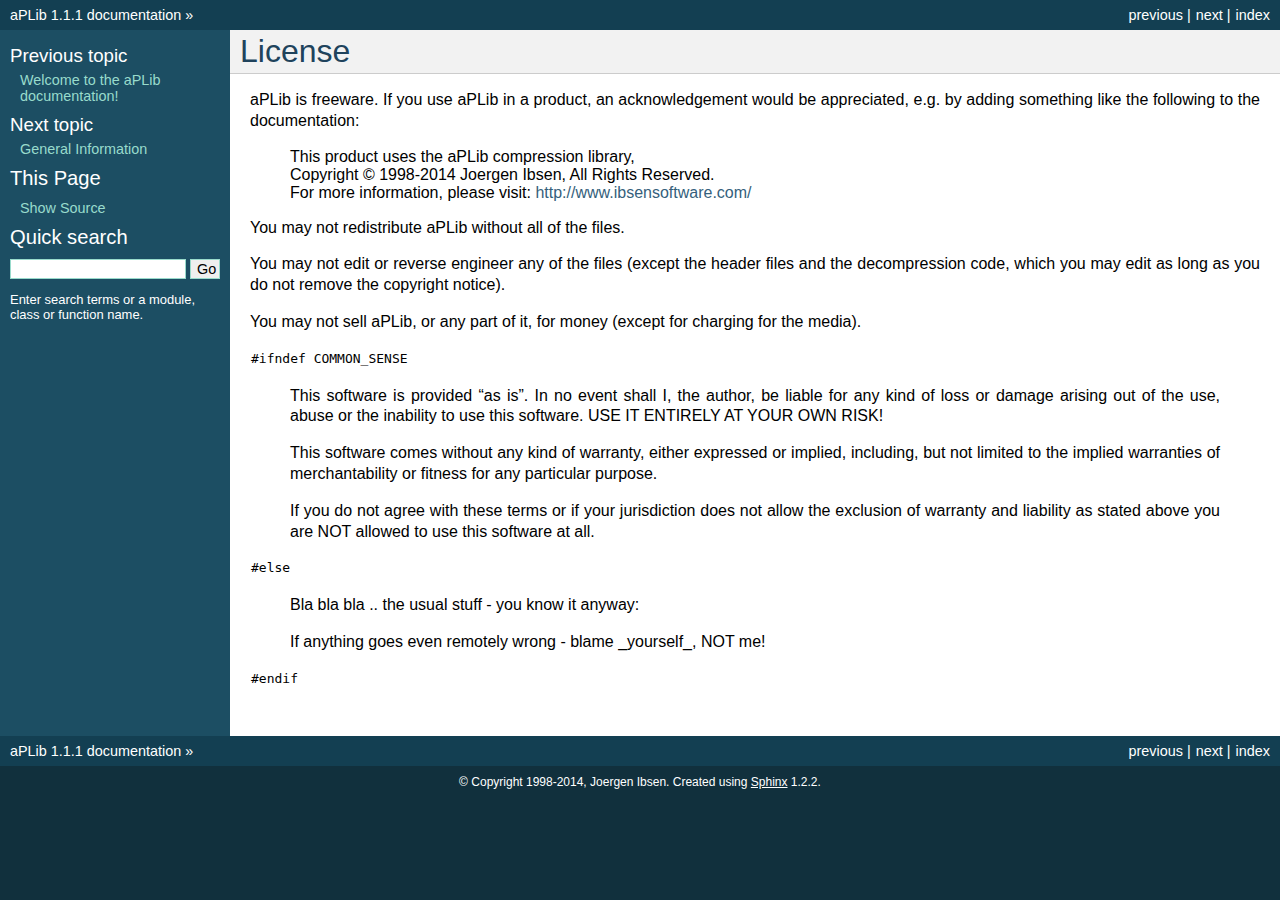
<file: aPLib/doc/html/license.html>
<!DOCTYPE html PUBLIC "-//W3C//DTD XHTML 1.0 Transitional//EN"
  "http://www.w3.org/TR/xhtml1/DTD/xhtml1-transitional.dtd">


<html xmlns="http://www.w3.org/1999/xhtml">
  <head>
    <meta http-equiv="Content-Type" content="text/html; charset=utf-8" />
    
    <title>License &mdash; aPLib 1.1.1 documentation</title>
    
    <link rel="stylesheet" href="_static/grey.css" type="text/css" />
    <link rel="stylesheet" href="_static/pygments.css" type="text/css" />
    
    <script type="text/javascript">
      var DOCUMENTATION_OPTIONS = {
        URL_ROOT:    './',
        VERSION:     '1.1.1',
        COLLAPSE_INDEX: false,
        FILE_SUFFIX: '.html',
        HAS_SOURCE:  true
      };
    </script>
    <script type="text/javascript" src="_static/jquery.js"></script>
    <script type="text/javascript" src="_static/underscore.js"></script>
    <script type="text/javascript" src="_static/doctools.js"></script>
    <link rel="top" title="aPLib 1.1.1 documentation" href="index.html" />
    <link rel="next" title="General Information" href="general.html" />
    <link rel="prev" title="Welcome to the aPLib documentation!" href="index.html" /> 
  </head>
  <body>
    <div class="related">
      <h3>Navigation</h3>
      <ul>
        <li class="right" style="margin-right: 10px">
          <a href="genindex.html" title="General Index"
             accesskey="I">index</a></li>
        <li class="right" >
          <a href="general.html" title="General Information"
             accesskey="N">next</a> |</li>
        <li class="right" >
          <a href="index.html" title="Welcome to the aPLib documentation!"
             accesskey="P">previous</a> |</li>
        <li><a href="index.html">aPLib 1.1.1 documentation</a> &raquo;</li> 
      </ul>
    </div>  

    <div class="document">
      <div class="documentwrapper">
        <div class="bodywrapper">
          <div class="body">
            
  <div class="section" id="license">
<h1>License<a class="headerlink" href="#license" title="Permalink to this headline">¶</a></h1>
<p>aPLib is freeware. If you use aPLib in a product, an acknowledgement would be
appreciated, e.g. by adding something like the following to the documentation:</p>
<blockquote>
<div><div class="line-block">
<div class="line">This product uses the aPLib compression library,</div>
<div class="line">Copyright © 1998-2014 Joergen Ibsen, All Rights Reserved.</div>
<div class="line">For more information, please visit: <a class="reference external" href="http://www.ibsensoftware.com/">http://www.ibsensoftware.com/</a></div>
</div>
</div></blockquote>
<p>You may not redistribute aPLib without all of the files.</p>
<p>You may not edit or reverse engineer any of the files (except the header
files and the decompression code, which you may edit as long as you do not
remove the copyright notice).</p>
<p>You may not sell aPLib, or any part of it, for money (except for charging for
the media).</p>
<p><tt class="docutils literal"><span class="pre">#ifndef</span> <span class="pre">COMMON_SENSE</span></tt></p>
<blockquote>
<div><p>This software is provided &#8220;as is&#8221;. In no event shall I, the author, be
liable for any kind of loss or damage arising out of the use, abuse or
the inability to use this software. USE IT ENTIRELY AT YOUR OWN RISK!</p>
<p>This software comes without any kind of warranty, either expressed or
implied, including, but not limited to the implied warranties of
merchantability or fitness for any particular purpose.</p>
<p>If you do not agree with these terms or if your jurisdiction does not
allow the exclusion of warranty and liability as stated above you are NOT
allowed to use this software at all.</p>
</div></blockquote>
<p><tt class="docutils literal"><span class="pre">#else</span></tt></p>
<blockquote>
<div><p>Bla bla bla .. the usual stuff - you know it anyway:</p>
<p>If anything goes even remotely wrong - blame _yourself_, NOT me!</p>
</div></blockquote>
<p><tt class="docutils literal"><span class="pre">#endif</span></tt></p>
</div>


          </div>
        </div>
      </div>
      <div class="sphinxsidebar">
        <div class="sphinxsidebarwrapper">
  <h4>Previous topic</h4>
  <p class="topless"><a href="index.html"
                        title="previous chapter">Welcome to the aPLib documentation!</a></p>
  <h4>Next topic</h4>
  <p class="topless"><a href="general.html"
                        title="next chapter">General Information</a></p>
  <h3>This Page</h3>
  <ul class="this-page-menu">
    <li><a href="_sources/license.txt"
           rel="nofollow">Show Source</a></li>
  </ul>
<div id="searchbox" style="display: none">
  <h3>Quick search</h3>
    <form class="search" action="search.html" method="get">
      <input type="text" name="q" />
      <input type="submit" value="Go" />
      <input type="hidden" name="check_keywords" value="yes" />
      <input type="hidden" name="area" value="default" />
    </form>
    <p class="searchtip" style="font-size: 90%">
    Enter search terms or a module, class or function name.
    </p>
</div>
<script type="text/javascript">$('#searchbox').show(0);</script>
        </div>
      </div>
      <div class="clearer"></div>
    </div>
    <div class="related">
      <h3>Navigation</h3>
      <ul>
        <li class="right" style="margin-right: 10px">
          <a href="genindex.html" title="General Index"
             >index</a></li>
        <li class="right" >
          <a href="general.html" title="General Information"
             >next</a> |</li>
        <li class="right" >
          <a href="index.html" title="Welcome to the aPLib documentation!"
             >previous</a> |</li>
        <li><a href="index.html">aPLib 1.1.1 documentation</a> &raquo;</li> 
      </ul>
    </div>
    <div class="footer">
        &copy; Copyright 1998-2014, Joergen Ibsen.
      Created using <a href="http://sphinx-doc.org/">Sphinx</a> 1.2.2.
    </div>
  </body>
</html>
</file>
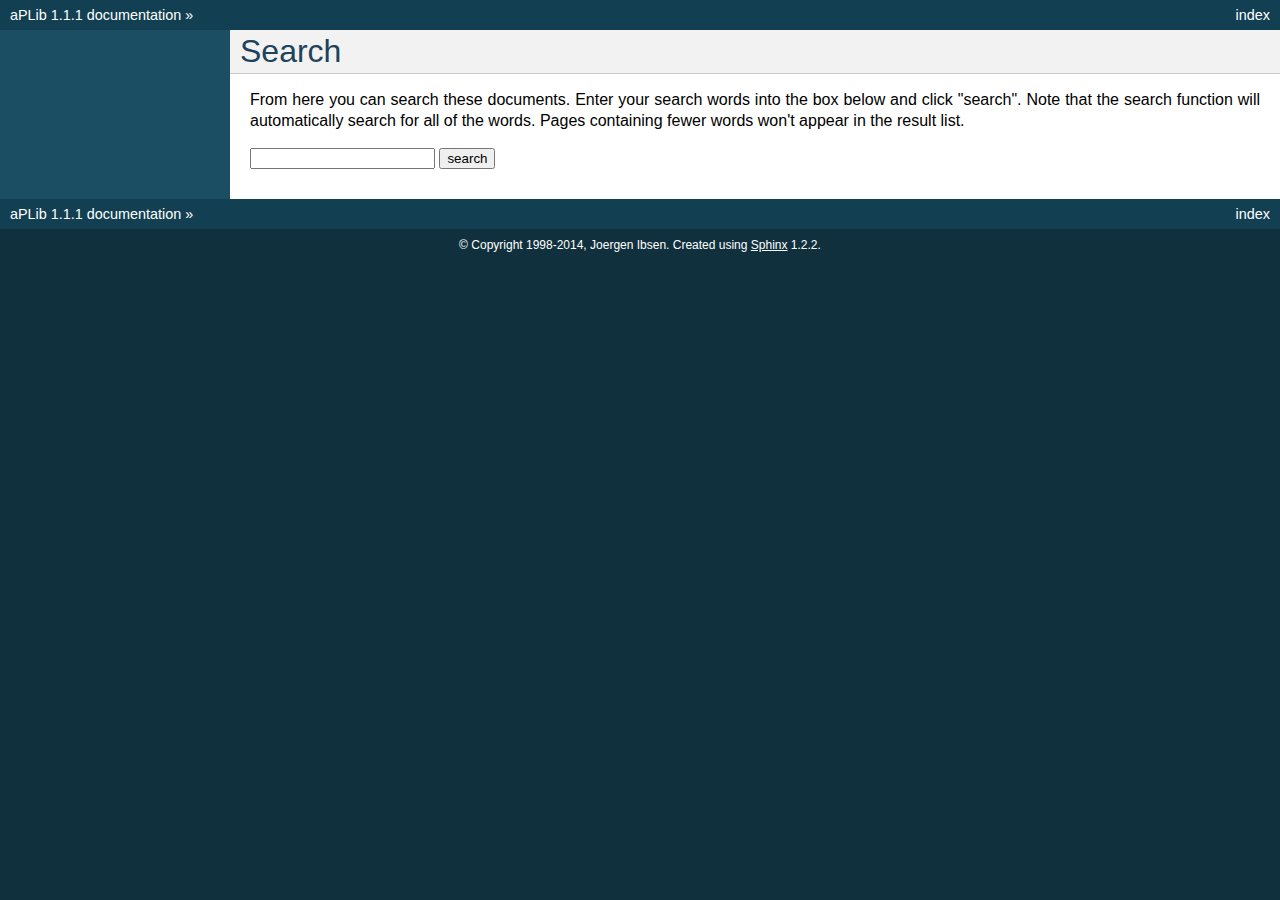
<file: aPLib/doc/html/search.html>
<!DOCTYPE html PUBLIC "-//W3C//DTD XHTML 1.0 Transitional//EN"
  "http://www.w3.org/TR/xhtml1/DTD/xhtml1-transitional.dtd">


<html xmlns="http://www.w3.org/1999/xhtml">
  <head>
    <meta http-equiv="Content-Type" content="text/html; charset=utf-8" />
    
    <title>Search &mdash; aPLib 1.1.1 documentation</title>
    
    <link rel="stylesheet" href="_static/grey.css" type="text/css" />
    <link rel="stylesheet" href="_static/pygments.css" type="text/css" />
    
    <script type="text/javascript">
      var DOCUMENTATION_OPTIONS = {
        URL_ROOT:    './',
        VERSION:     '1.1.1',
        COLLAPSE_INDEX: false,
        FILE_SUFFIX: '.html',
        HAS_SOURCE:  true
      };
    </script>
    <script type="text/javascript" src="_static/jquery.js"></script>
    <script type="text/javascript" src="_static/underscore.js"></script>
    <script type="text/javascript" src="_static/doctools.js"></script>
    <script type="text/javascript" src="_static/searchtools.js"></script>
    <link rel="top" title="aPLib 1.1.1 documentation" href="index.html" />
  <script type="text/javascript">
    jQuery(function() { Search.loadIndex("searchindex.js"); });
  </script>
  
  <script type="text/javascript" id="searchindexloader"></script>
   

  </head>
  <body>
    <div class="related">
      <h3>Navigation</h3>
      <ul>
        <li class="right" style="margin-right: 10px">
          <a href="genindex.html" title="General Index"
             accesskey="I">index</a></li>
        <li><a href="index.html">aPLib 1.1.1 documentation</a> &raquo;</li> 
      </ul>
    </div>  

    <div class="document">
      <div class="documentwrapper">
        <div class="bodywrapper">
          <div class="body">
            
  <h1 id="search-documentation">Search</h1>
  <div id="fallback" class="admonition warning">
  <script type="text/javascript">$('#fallback').hide();</script>
  <p>
    Please activate JavaScript to enable the search
    functionality.
  </p>
  </div>
  <p>
    From here you can search these documents. Enter your search
    words into the box below and click "search". Note that the search
    function will automatically search for all of the words. Pages
    containing fewer words won't appear in the result list.
  </p>
  <form action="" method="get">
    <input type="text" name="q" value="" />
    <input type="submit" value="search" />
    <span id="search-progress" style="padding-left: 10px"></span>
  </form>
  
  <div id="search-results">
  
  </div>

          </div>
        </div>
      </div>
      <div class="sphinxsidebar">
        <div class="sphinxsidebarwrapper">
        </div>
      </div>
      <div class="clearer"></div>
    </div>
    <div class="related">
      <h3>Navigation</h3>
      <ul>
        <li class="right" style="margin-right: 10px">
          <a href="genindex.html" title="General Index"
             >index</a></li>
        <li><a href="index.html">aPLib 1.1.1 documentation</a> &raquo;</li> 
      </ul>
    </div>
    <div class="footer">
        &copy; Copyright 1998-2014, Joergen Ibsen.
      Created using <a href="http://sphinx-doc.org/">Sphinx</a> 1.2.2.
    </div>
  </body>
</html>
</file>
<file: aPLib/doc/html/_static/grey.css>
/* slightly less colorful style overrides */

@import url("default.css");

th {
    background-color: #eee;
}

div.seealso {
    background-color: #eee;
    border: 1px solid #ccc;
}

pre {
    background-color: #eeeeee;
    border: 1px solid #ccc;
}

tt {
    background-color: inherit;
    font-size: inherit;
}
</file>
<file: aPLib/doc/html/_static/pygments.css>
.highlight .hll { background-color: #ffffcc }
.highlight  { background: #eeffcc; }
.highlight .c { color: #408090; font-style: italic } /* Comment */
.highlight .err { border: 1px solid #FF0000 } /* Error */
.highlight .k { color: #007020; font-weight: bold } /* Keyword */
.highlight .o { color: #666666 } /* Operator */
.highlight .cm { color: #408090; font-style: italic } /* Comment.Multiline */
.highlight .cp { color: #007020 } /* Comment.Preproc */
.highlight .c1 { color: #408090; font-style: italic } /* Comment.Single */
.highlight .cs { color: #408090; background-color: #fff0f0 } /* Comment.Special */
.highlight .gd { color: #A00000 } /* Generic.Deleted */
.highlight .ge { font-style: italic } /* Generic.Emph */
.highlight .gr { color: #FF0000 } /* Generic.Error */
.highlight .gh { color: #000080; font-weight: bold } /* Generic.Heading */
.highlight .gi { color: #00A000 } /* Generic.Inserted */
.highlight .go { color: #333333 } /* Generic.Output */
.highlight .gp { color: #c65d09; font-weight: bold } /* Generic.Prompt */
.highlight .gs { font-weight: bold } /* Generic.Strong */
.highlight .gu { color: #800080; font-weight: bold } /* Generic.Subheading */
.highlight .gt { color: #0044DD } /* Generic.Traceback */
.highlight .kc { color: #007020; font-weight: bold } /* Keyword.Constant */
.highlight .kd { color: #007020; font-weight: bold } /* Keyword.Declaration */
.highlight .kn { color: #007020; font-weight: bold } /* Keyword.Namespace */
.highlight .kp { color: #007020 } /* Keyword.Pseudo */
.highlight .kr { color: #007020; font-weight: bold } /* Keyword.Reserved */
.highlight .kt { color: #902000 } /* Keyword.Type */
.highlight .m { color: #208050 } /* Literal.Number */
.highlight .s { color: #4070a0 } /* Literal.String */
.highlight .na { color: #4070a0 } /* Name.Attribute */
.highlight .nb { color: #007020 } /* Name.Builtin */
.highlight .nc { color: #0e84b5; font-weight: bold } /* Name.Class */
.highlight .no { color: #60add5 } /* Name.Constant */
.highlight .nd { color: #555555; font-weight: bold } /* Name.Decorator */
.highlight .ni { color: #d55537; font-weight: bold } /* Name.Entity */
.highlight .ne { color: #007020 } /* Name.Exception */
.highlight .nf { color: #06287e } /* Name.Function */
.highlight .nl { color: #002070; font-weight: bold } /* Name.Label */
.highlight .nn { color: #0e84b5; font-weight: bold } /* Name.Namespace */
.highlight .nt { color: #062873; font-weight: bold } /* Name.Tag */
.highlight .nv { color: #bb60d5 } /* Name.Variable */
.highlight .ow { color: #007020; font-weight: bold } /* Operator.Word */
.highlight .w { color: #bbbbbb } /* Text.Whitespace */
.highlight .mf { color: #208050 } /* Literal.Number.Float */
.highlight .mh { color: #208050 } /* Literal.Number.Hex */
.highlight .mi { color: #208050 } /* Literal.Number.Integer */
.highlight .mo { color: #208050 } /* Literal.Number.Oct */
.highlight .sb { color: #4070a0 } /* Literal.String.Backtick */
.highlight .sc { color: #4070a0 } /* Literal.String.Char */
.highlight .sd { color: #4070a0; font-style: italic } /* Literal.String.Doc */
.highlight .s2 { color: #4070a0 } /* Literal.String.Double */
.highlight .se { color: #4070a0; font-weight: bold } /* Literal.String.Escape */
.highlight .sh { color: #4070a0 } /* Literal.String.Heredoc */
.highlight .si { color: #70a0d0; font-style: italic } /* Literal.String.Interpol */
.highlight .sx { color: #c65d09 } /* Literal.String.Other */
.highlight .sr { color: #235388 } /* Literal.String.Regex */
.highlight .s1 { color: #4070a0 } /* Literal.String.Single */
.highlight .ss { color: #517918 } /* Literal.String.Symbol */
.highlight .bp { color: #007020 } /* Name.Builtin.Pseudo */
.highlight .vc { color: #bb60d5 } /* Name.Variable.Class */
.highlight .vg { color: #bb60d5 } /* Name.Variable.Global */
.highlight .vi { color: #bb60d5 } /* Name.Variable.Instance */
.highlight .il { color: #208050 } /* Literal.Number.Integer.Long */
</file>
